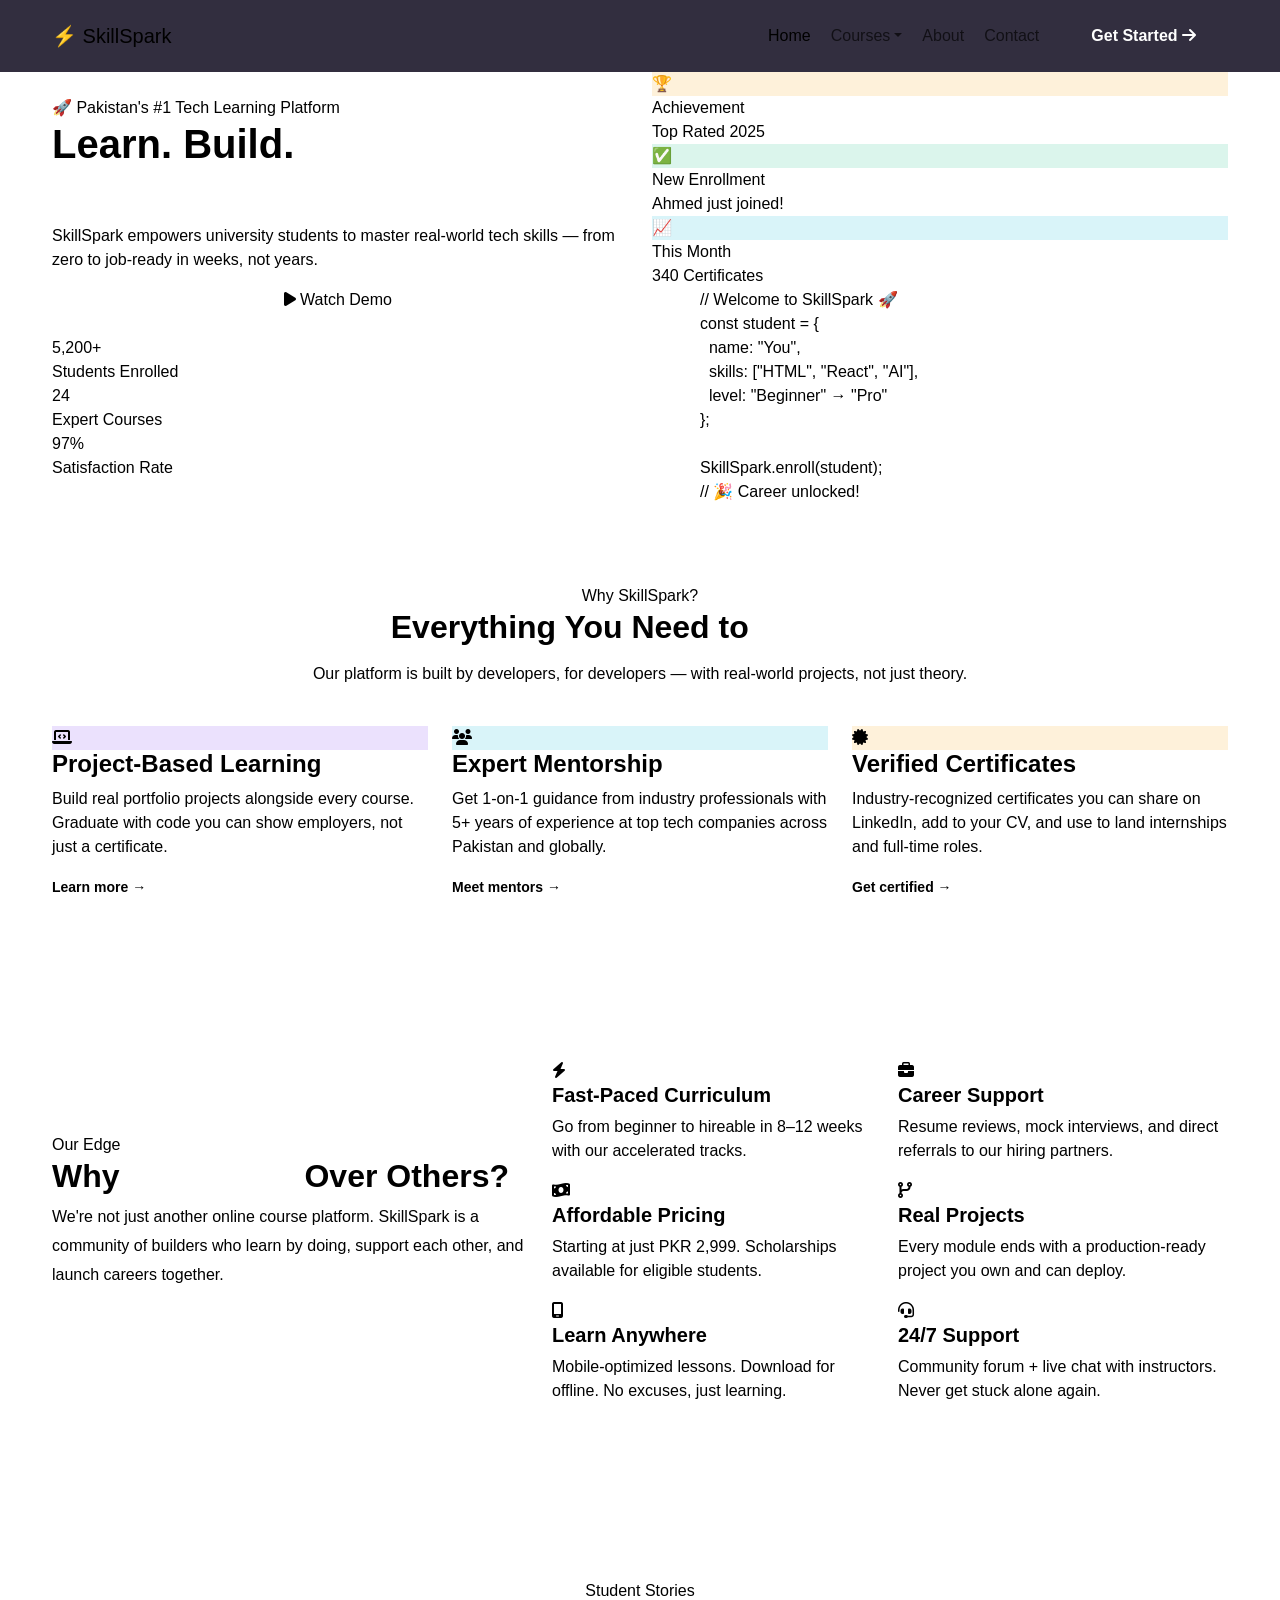
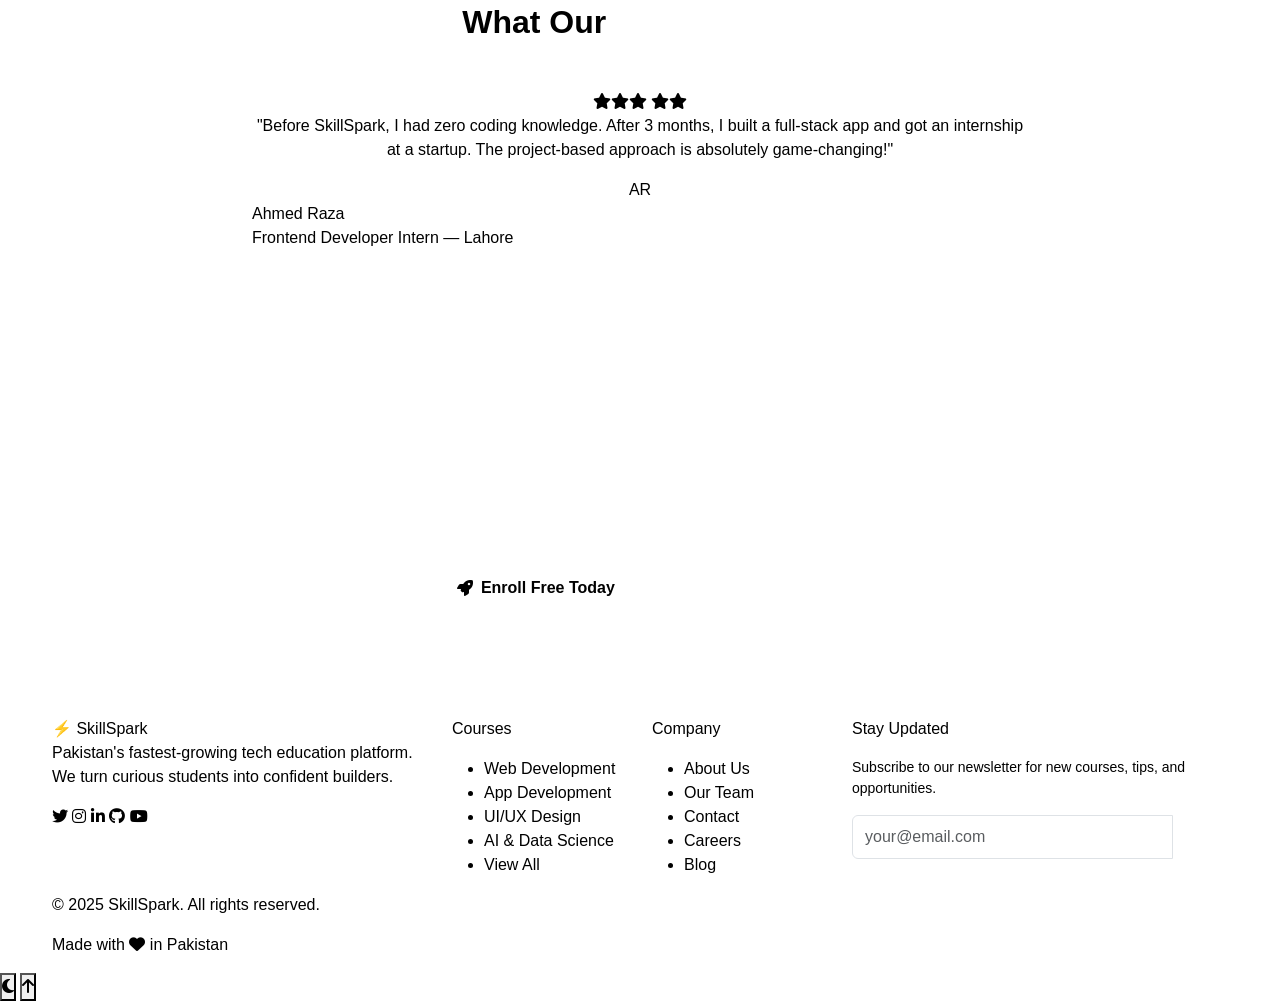
<file: SkillSpark/index.html>
<!DOCTYPE html>
<html lang="en">

<head>
  <meta charset="UTF-8" />
  <meta name="viewport" content="width=device-width, initial-scale=1.0" />
  <title>SkillSpark – Learn. Build. Launch.</title>
  <link rel="stylesheet" href="https://cdn.jsdelivr.net/npm/bootstrap@5.3.3/dist/css/bootstrap.min.css" />
  <link rel="stylesheet" href="https://cdnjs.cloudflare.com/ajax/libs/font-awesome/6.5.0/css/all.min.css" />
  <link rel="stylesheet" href="css/style.css" />
</head>
<body>

<!-- ══════════════════════ NAVBAR ══════════════════════ -->
<nav class="navbar navbar-expand-lg">
  <div class="container">
    <a class="navbar-brand" href="index.html">
      ⚡ SkillSpark
    </a>
    <button class="navbar-toggler" type="button" data-bs-toggle="collapse" data-bs-target="#navbarMain">
      <span class="navbar-toggler-icon"></span>
    </button>
    <div class="collapse navbar-collapse" id="navbarMain">
      <ul class="navbar-nav ms-auto align-items-lg-center gap-1">
        <li class="nav-item">
          <a class="nav-link active" href="index.html">Home</a>
        </li>
        <li class="nav-item dropdown">
          <a class="nav-link dropdown-toggle" href="#" data-bs-toggle="dropdown">Courses</a>
          <ul class="dropdown-menu">
            <li><a class="dropdown-item" href="courses.html"><i class="fa-brands fa-html5 me-2 text-warning"></i>Web Development</a></li>
            <li><a class="dropdown-item" href="courses.html"><i class="fa-brands fa-android me-2 text-success"></i>App Development</a></li>
            <li><a class="dropdown-item" href="courses.html"><i class="fa-solid fa-pen-ruler me-2" style="color:var(--secondary)"></i>UI/UX Design</a></li>
            <li><a class="dropdown-item" href="courses.html"><i class="fa-solid fa-robot me-2" style="color:var(--primary)"></i>AI & Data Science</a></li>
          </ul>
        </li>
        <li class="nav-item"><a class="nav-link" href="about.html">About</a></li>
        <li class="nav-item"><a class="nav-link" href="contact.html">Contact</a></li>
        <li class="nav-item ms-lg-2">
          <a href="register.html" class="btn-primary-custom">Get Started <i class="fa-solid fa-arrow-right"></i></a>
        </li>
      </ul>
    </div>
  </div>
</nav>

<!-- ══════════════════════ HERO ══════════════════════ -->
<section class="hero">
  <div class="container" style="position:relative;z-index:2;">
    <div class="row align-items-center gy-5">
      <div class="col-lg-6">
        <div class="section-badge" data-aos="fade-up">🚀 Pakistan's #1 Tech Learning Platform</div>
        <h1 class="hero-title" data-aos="fade-up" data-aos-delay="100">
          Learn. Build.<br/><span class="text-gradient">Launch.</span>
        </h1>
        <p class="hero-subtitle" data-aos="fade-up" data-aos-delay="200">
          SkillSpark empowers university students to master real-world tech skills — from zero to job-ready in weeks, not years.
        </p>
        <div class="d-flex flex-wrap gap-3" data-aos="fade-up" data-aos-delay="300">
          <a href="courses.html" class="btn-primary-custom">
            <i class="fa-solid fa-graduation-cap"></i> Explore Courses
          </a>
          <a href="about.html" class="btn-outline-custom">
            <i class="fa-solid fa-play"></i> Watch Demo
          </a>
        </div>
        <div class="hero-stats" data-aos="fade-up" data-aos-delay="400">
          <div>
            <div class="hero-stat-value">5,200+</div>
            <div class="hero-stat-label">Students Enrolled</div>
          </div>
          <div>
            <div class="hero-stat-value">24</div>
            <div class="hero-stat-label">Expert Courses</div>
          </div>
          <div>
            <div class="hero-stat-value">97%</div>
            <div class="hero-stat-label">Satisfaction Rate</div>
          </div>
        </div>
      </div>
      <div class="col-lg-6" data-aos="fade-left" data-aos-delay="200">
        <div class="hero-visual" style="position:relative; min-height:340px;">
          <!-- Floating cards -->
          <div class="hero-card-float">
            <div class="hero-card-icon" style="background:rgba(245,158,11,0.15);">🏆</div>
            <div>
              <div class="hero-card-label">Achievement</div>
              <div class="hero-card-value">Top Rated 2025</div>
            </div>
          </div>
          <div class="hero-card-float">
            <div class="hero-card-icon" style="background:rgba(16,185,129,0.15);">✅</div>
            <div>
              <div class="hero-card-label">New Enrollment</div>
              <div class="hero-card-value">Ahmed just joined!</div>
            </div>
          </div>
          <div class="hero-card-float">
            <div class="hero-card-icon" style="background:rgba(6,182,212,0.15);">📈</div>
            <div>
              <div class="hero-card-label">This Month</div>
              <div class="hero-card-value">340 Certificates</div>
            </div>
          </div>
          <!-- Code block -->
          <div class="hero-code-block mx-auto" style="max-width:480px; position:relative; z-index:2;">
            <div class="cmt">// Welcome to SkillSpark 🚀</div>
            <div><span class="kw">const</span> student = {</div>
            <div>&nbsp;&nbsp;name: <span class="str">"You"</span>,</div>
            <div>&nbsp;&nbsp;skills: [<span class="str">"HTML"</span>, <span class="str">"React"</span>, <span class="str">"AI"</span>],</div>
            <div>&nbsp;&nbsp;level: <span class="str">"Beginner"</span> → <span class="str">"Pro"</span></div>
            <div>};</div>
            <br/>
            <div><span class="fn">SkillSpark</span>.<span class="fn">enroll</span>(student);</div>
            <div><span class="cmt">// 🎉 Career unlocked!</span></div>
          </div>
        </div>
      </div>
    </div>
  </div>
</section>

<!-- ══════════════════════ FEATURES ══════════════════════ -->
<section class="section">
  <div class="container">
    <div class="text-center" data-aos="fade-up">
      <div class="section-badge">Why SkillSpark?</div>
      <h2 class="section-title">Everything You Need to <span class="text-gradient">Succeed</span></h2>
      <div class="divider"></div>
      <p class="section-subtitle mt-3">Our platform is built by developers, for developers — with real-world projects, not just theory.</p>
    </div>
    <div class="row g-4 mt-2">
      <div class="col-sm-12 col-md-6 col-lg-4" data-aos="fade-up" data-aos-delay="100">
        <div class="feature-card">
          <div class="feature-icon" style="background:rgba(124,58,237,0.15); color:var(--primary)">
            <i class="fa-solid fa-laptop-code"></i>
          </div>
          <h4>Project-Based Learning</h4>
          <p>Build real portfolio projects alongside every course. Graduate with code you can show employers, not just a certificate.</p>
          <a href="courses.html" style="color:var(--primary);font-size:0.875rem;font-weight:600;">Learn more →</a>
        </div>
      </div>
      <div class="col-sm-12 col-md-6 col-lg-4" data-aos="fade-up" data-aos-delay="200">
        <div class="feature-card">
          <div class="feature-icon" style="background:rgba(6,182,212,0.15); color:var(--secondary)">
            <i class="fa-solid fa-users"></i>
          </div>
          <h4>Expert Mentorship</h4>
          <p>Get 1-on-1 guidance from industry professionals with 5+ years of experience at top tech companies across Pakistan and globally.</p>
          <a href="about.html" style="color:var(--secondary);font-size:0.875rem;font-weight:600;">Meet mentors →</a>
        </div>
      </div>
      <div class="col-sm-12 col-md-6 col-lg-4" data-aos="fade-up" data-aos-delay="300">
        <div class="feature-card">
          <div class="feature-icon" style="background:rgba(245,158,11,0.15); color:var(--accent)">
            <i class="fa-solid fa-certificate"></i>
          </div>
          <h4>Verified Certificates</h4>
          <p>Industry-recognized certificates you can share on LinkedIn, add to your CV, and use to land internships and full-time roles.</p>
          <a href="register.html" style="color:var(--accent);font-size:0.875rem;font-weight:600;">Get certified →</a>
        </div>
      </div>
    </div>
  </div>
</section>

<!-- ══════════════════════ WHY CHOOSE US ══════════════════════ -->
<section class="section why-section">
  <div class="container">
    <div class="row align-items-center gy-5">
      <div class="col-lg-5" data-aos="fade-right">
        <div class="section-badge">Our Edge</div>
        <h2 class="section-title">Why <span class="text-gradient">Choose Us</span> Over Others?</h2>
        <p style="color:var(--text-muted); line-height:1.8; margin-bottom:2rem;">
          We're not just another online course platform. SkillSpark is a community of builders who learn by doing, support each other, and launch careers together.
        </p>
        <a href="register.html" class="btn-primary-custom">Join 5,200+ Students</a>
      </div>
      <div class="col-lg-7" data-aos="fade-left">
        <div class="row g-0">
          <div class="col-6">
            <div class="why-item pe-3">
              <div class="why-icon"><i class="fa-solid fa-bolt"></i></div>
              <div>
                <h5>Fast-Paced Curriculum</h5>
                <p>Go from beginner to hireable in 8–12 weeks with our accelerated tracks.</p>
              </div>
            </div>
            <div class="why-item pe-3">
              <div class="why-icon"><i class="fa-solid fa-money-bill-wave"></i></div>
              <div>
                <h5>Affordable Pricing</h5>
                <p>Starting at just PKR 2,999. Scholarships available for eligible students.</p>
              </div>
            </div>
            <div class="why-item pe-3">
              <div class="why-icon"><i class="fa-solid fa-mobile-screen"></i></div>
              <div>
                <h5>Learn Anywhere</h5>
                <p>Mobile-optimized lessons. Download for offline. No excuses, just learning.</p>
              </div>
            </div>
          </div>
          <div class="col-6">
            <div class="why-item ps-2">
              <div class="why-icon"><i class="fa-solid fa-briefcase"></i></div>
              <div>
                <h5>Career Support</h5>
                <p>Resume reviews, mock interviews, and direct referrals to our hiring partners.</p>
              </div>
            </div>
            <div class="why-item ps-2">
              <div class="why-icon"><i class="fa-solid fa-code-branch"></i></div>
              <div>
                <h5>Real Projects</h5>
                <p>Every module ends with a production-ready project you own and can deploy.</p>
              </div>
            </div>
            <div class="why-item ps-2">
              <div class="why-icon"><i class="fa-solid fa-headset"></i></div>
              <div>
                <h5>24/7 Support</h5>
                <p>Community forum + live chat with instructors. Never get stuck alone again.</p>
              </div>
            </div>
          </div>
        </div>
      </div>
    </div>
  </div>
</section>

<!-- ══════════════════════ TESTIMONIALS ══════════════════════ -->
<section class="section">
  <div class="container">
    <div class="text-center" data-aos="fade-up">
      <div class="section-badge">Student Stories</div>
      <h2 class="section-title">What Our <span class="text-gradient">Students Say</span></h2>
      <div class="divider"></div>
    </div>

    <div id="testimonialCarousel" class="carousel slide mt-5" data-bs-ride="carousel" data-aos="fade-up" data-aos-delay="200">
      <div class="carousel-indicators">
        <button type="button" data-bs-target="#testimonialCarousel" data-bs-slide-to="0" class="active"></button>
        <button type="button" data-bs-target="#testimonialCarousel" data-bs-slide-to="1"></button>
        <button type="button" data-bs-target="#testimonialCarousel" data-bs-slide-to="2"></button>
      </div>
      <div class="carousel-inner">
        <!-- Slide 1 -->
        <div class="carousel-item active">
          <div class="row justify-content-center">
            <div class="col-md-10 col-lg-8">
              <div class="testimonial-card text-center">
                <div class="testimonial-stars">
                  <i class="fa-solid fa-star"></i><i class="fa-solid fa-star"></i><i class="fa-solid fa-star"></i>
                  <i class="fa-solid fa-star"></i><i class="fa-solid fa-star"></i>
                </div>
                <p class="testimonial-text">
                  "Before SkillSpark, I had zero coding knowledge. After 3 months, I built a full-stack app and got an internship at a startup. The project-based approach is absolutely game-changing!"
                </p>
                <div class="testimonial-author justify-content-center">
                  <div class="testimonial-avatar-placeholder">AR</div>
                  <div class="text-start">
                    <div class="testimonial-name">Ahmed Raza</div>
                    <div class="testimonial-role">Frontend Developer Intern — Lahore</div>
                  </div>
                </div>
              </div>
            </div>
          </div>
        </div>
        <!-- Slide 2 -->
        <div class="carousel-item">
          <div class="row justify-content-center">
            <div class="col-md-10 col-lg-8">
              <div class="testimonial-card text-center">
                <div class="testimonial-stars">
                  <i class="fa-solid fa-star"></i><i class="fa-solid fa-star"></i><i class="fa-solid fa-star"></i>
                  <i class="fa-solid fa-star"></i><i class="fa-solid fa-star"></i>
                </div>
                <p class="testimonial-text">
                  "The UI/UX Design track transformed how I think about products. I went from engineering student to landing a full-time design role at a fintech company in just 4 months!"
                </p>
                <div class="testimonial-author justify-content-center">
                  <div class="testimonial-avatar-placeholder">SK</div>
                  <div class="text-start">
                    <div class="testimonial-name">Sara Khan</div>
                    <div class="testimonial-role">UX Designer — Karachi</div>
                  </div>
                </div>
              </div>
            </div>
          </div>
        </div>
        <!-- Slide 3 -->
        <div class="carousel-item">
          <div class="row justify-content-center">
            <div class="col-md-10 col-lg-8">
              <div class="testimonial-card text-center">
                <div class="testimonial-stars">
                  <i class="fa-solid fa-star"></i><i class="fa-solid fa-star"></i><i class="fa-solid fa-star"></i>
                  <i class="fa-solid fa-star"></i><i class="fa-solid fa-star-half-stroke"></i>
                </div>
                <p class="testimonial-text">
                  "I took the AI & Data Science course while completing my CS degree. The instructors were incredibly supportive and the curriculum was modern, relevant, and deeply practical."
                </p>
                <div class="testimonial-author justify-content-center">
                  <div class="testimonial-avatar-placeholder">OM</div>
                  <div class="text-start">
                    <div class="testimonial-name">Omar Malik</div>
                    <div class="testimonial-role">Data Science Student — Islamabad</div>
                  </div>
                </div>
              </div>
            </div>
          </div>
        </div>
      </div>
      <button class="carousel-control-prev" type="button" data-bs-target="#testimonialCarousel" data-bs-slide="prev" style="left:-2rem;">
        <span style="background:var(--card-bg);border:1px solid var(--border);border-radius:50%;width:40px;height:40px;display:flex;align-items:center;justify-content:center;color:var(--text);">
          <i class="fa-solid fa-chevron-left"></i>
        </span>
      </button>
      <button class="carousel-control-next" type="button" data-bs-target="#testimonialCarousel" data-bs-slide="next" style="right:-2rem;">
        <span style="background:var(--card-bg);border:1px solid var(--border);border-radius:50%;width:40px;height:40px;display:flex;align-items:center;justify-content:center;color:var(--text);">
          <i class="fa-solid fa-chevron-right"></i>
        </span>
      </button>
    </div>
  </div>
</section>

<!-- ══════════════════════ CTA BANNER ══════════════════════ -->
<section class="section" style="padding:3rem 0;">
  <div class="container" data-aos="zoom-in">
    <div style="background:var(--gradient-1);border-radius:var(--radius);padding:3.5rem 2rem;text-align:center;position:relative;overflow:hidden;">
      <div style="position:absolute;top:-30%;right:-5%;width:300px;height:300px;background:rgba(255,255,255,0.1);border-radius:50%;"></div>
      <div style="position:absolute;bottom:-30%;left:-5%;width:200px;height:200px;background:rgba(255,255,255,0.05);border-radius:50%;"></div>
      <h2 style="font-size:clamp(1.8rem,4vw,2.8rem);color:#fff;margin-bottom:1rem;position:relative;z-index:2;">
        Ready to Spark Your Career?
      </h2>
      <p style="color:rgba(255,255,255,0.85);font-size:1.1rem;margin-bottom:2rem;position:relative;z-index:2;">
        Join thousands of students who launched their tech careers with SkillSpark.
      </p>
      <div style="position:relative;z-index:2;" class="d-flex gap-3 justify-content-center flex-wrap">
        <a href="register.html" style="background:#fff;color:var(--primary);padding:0.8rem 2rem;border-radius:50px;font-family:'Syne',sans-serif;font-weight:700;display:inline-flex;align-items:center;gap:0.5rem;transition:all 0.3s;">
          <i class="fa-solid fa-rocket"></i> Enroll Free Today
        </a>
        <a href="courses.html" style="background:rgba(255,255,255,0.15);color:#fff;border:1.5px solid rgba(255,255,255,0.4);padding:0.8rem 2rem;border-radius:50px;font-family:'Syne',sans-serif;font-weight:600;display:inline-flex;align-items:center;gap:0.5rem;">
          Browse Courses
        </a>
      </div>
    </div>
  </div>
</section>

<!-- ══════════════════════ FOOTER ══════════════════════ -->
<footer>
  <div class="container">
    <div class="row gy-4">
      <div class="col-sm-12 col-md-6 col-lg-4">
        <div class="footer-brand">⚡ SkillSpark</div>
        <p class="footer-tagline">Pakistan's fastest-growing tech education platform. We turn curious students into confident builders.</p>
        <div class="social-links">
          <a href="#" class="social-btn"><i class="fab fa-twitter"></i></a>
          <a href="#" class="social-btn"><i class="fab fa-instagram"></i></a>
          <a href="#" class="social-btn"><i class="fab fa-linkedin-in"></i></a>
          <a href="#" class="social-btn"><i class="fab fa-github"></i></a>
          <a href="#" class="social-btn"><i class="fab fa-youtube"></i></a>
        </div>
      </div>
      <div class="col-sm-6 col-md-3 col-lg-2">
        <p class="footer-title">Courses</p>
        <ul class="footer-links">
          <li><a href="courses.html">Web Development</a></li>
          <li><a href="courses.html">App Development</a></li>
          <li><a href="courses.html">UI/UX Design</a></li>
          <li><a href="courses.html">AI & Data Science</a></li>
          <li><a href="courses.html">View All</a></li>
        </ul>
      </div>
      <div class="col-sm-6 col-md-3 col-lg-2">
        <p class="footer-title">Company</p>
        <ul class="footer-links">
          <li><a href="about.html">About Us</a></li>
          <li><a href="about.html">Our Team</a></li>
          <li><a href="contact.html">Contact</a></li>
          <li><a href="#">Careers</a></li>
          <li><a href="#">Blog</a></li>
        </ul>
      </div>
      <div class="col-sm-6 col-md-4 col-lg-4">
        <p class="footer-title">Stay Updated</p>
        <p style="color:var(--text-muted);font-size:0.875rem;margin-bottom:1rem;">Subscribe to our newsletter for new courses, tips, and opportunities.</p>
        <div class="input-group">
          <input type="email" class="form-control" placeholder="your@email.com" />
          <button class="btn-primary-custom" type="button" style="border-radius:0 50px 50px 0;padding:0.6rem 1.25rem;">
            <i class="fa-solid fa-paper-plane"></i>
          </button>
        </div>
      </div>
    </div>
    <div class="footer-bottom">
      <p>© 2025 SkillSpark. All rights reserved.</p>
      <p>Made with <i class="fa-solid fa-heart" style="color:var(--primary);"></i> in Pakistan</p>
    </div>
  </div>
</footer>

<!-- Dark Mode Toggle -->
<button class="dark-mode-toggle" id="darkModeToggle" title="Toggle theme">
  <i class="fa-solid fa-moon" id="darkModeIcon"></i>
</button>

<!-- Scroll to Top -->
<button class="scroll-top" id="scrollTop" onclick="window.scrollTo({top:0,behavior:'smooth'})">
  <i class="fa-solid fa-arrow-up"></i>
</button>

<script src="https://cdn.jsdelivr.net/npm/bootstrap@5.3.3/dist/js/bootstrap.bundle.min.js"></script>
<script>
// AOS-like scroll animation
const observer = new IntersectionObserver((entries) => {
  entries.forEach(e => { if (e.isIntersecting) e.target.classList.add('aos-animate'); });
}, { threshold: 0.1 });
document.querySelectorAll('[data-aos]').forEach(el => observer.observe(el));

// Scroll to top visibility
window.addEventListener('scroll', () => {
  const btn = document.getElementById('scrollTop');
  btn.classList.toggle('visible', window.scrollY > 300);
});

// Dark mode toggle
const toggle = document.getElementById('darkModeToggle');
const icon   = document.getElementById('darkModeIcon');
let isLight  = localStorage.getItem('theme') === 'light';

function applyTheme() {
  document.body.classList.toggle('light-mode', isLight);
  icon.className = isLight ? 'fa-solid fa-sun' : 'fa-solid fa-moon';
}
applyTheme();

toggle.addEventListener('click', () => {
  isLight = !isLight;
  localStorage.setItem('theme', isLight ? 'light' : 'dark');
  applyTheme();
});
</script>
</body>
</html>
</file>
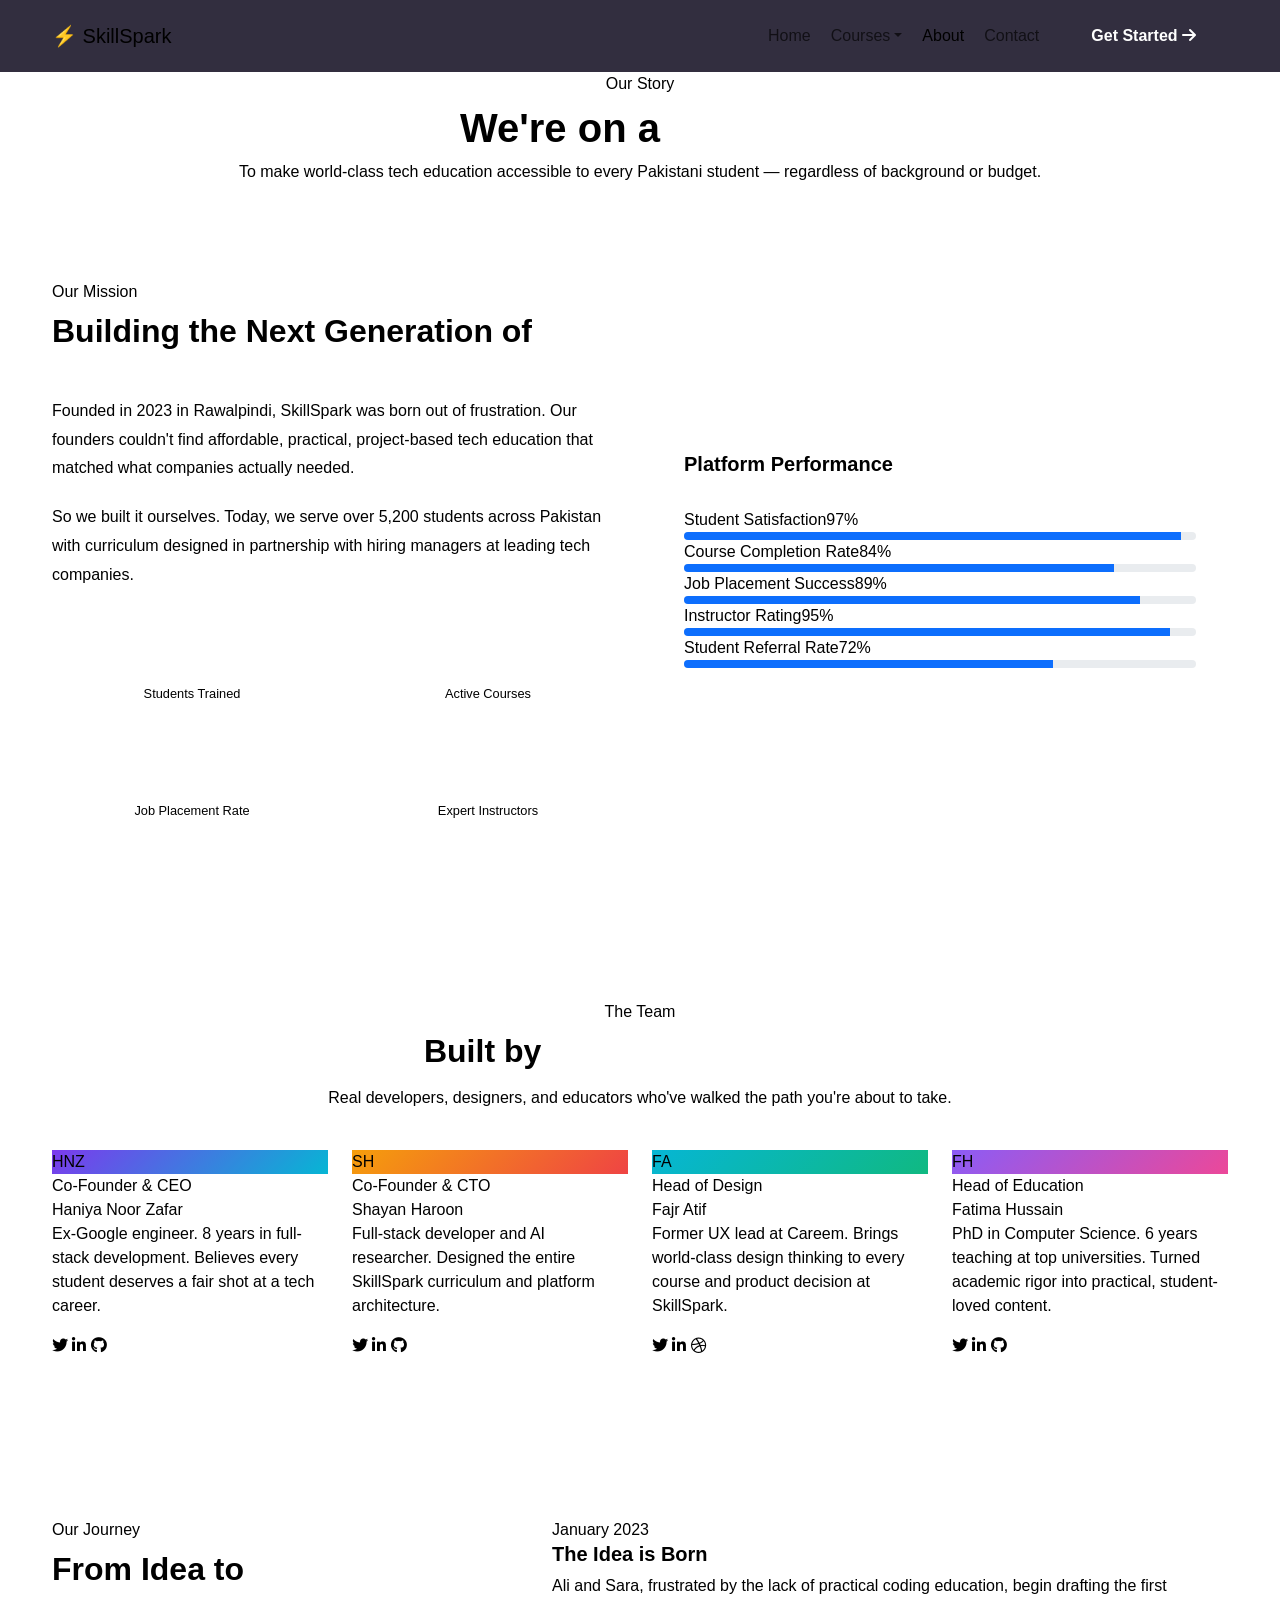
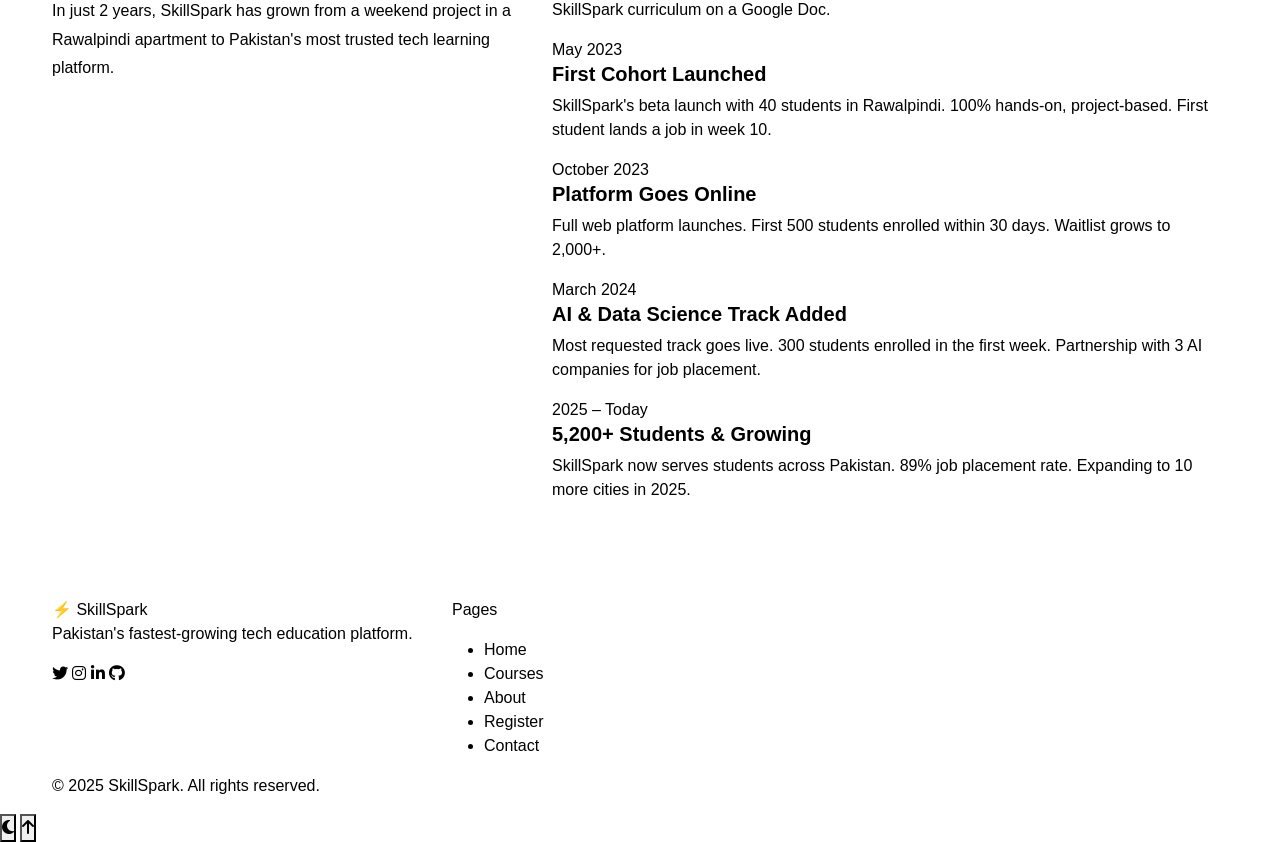
<file: SkillSpark/about.html>
<!DOCTYPE html>
<html lang="en">
<head>
  <meta charset="UTF-8" />
  <meta name="viewport" content="width=device-width, initial-scale=1.0" />
  <title>About Us – SkillSpark</title>
  <link rel="stylesheet" href="https://cdn.jsdelivr.net/npm/bootstrap@5.3.3/dist/css/bootstrap.min.css" />
  <link rel="stylesheet" href="https://cdnjs.cloudflare.com/ajax/libs/font-awesome/6.5.0/css/all.min.css" />
  <link rel="stylesheet" href="css/style.css" />
</head>
<body>

<!-- NAVBAR -->
<nav class="navbar navbar-expand-lg">
  <div class="container">
    <a class="navbar-brand" href="index.html">⚡ SkillSpark</a>
    <button class="navbar-toggler" type="button" data-bs-toggle="collapse" data-bs-target="#navbarMain">
      <span class="navbar-toggler-icon"></span>
    </button>
    <div class="collapse navbar-collapse" id="navbarMain">
      <ul class="navbar-nav ms-auto align-items-lg-center gap-1">
        <li class="nav-item"><a class="nav-link" href="index.html">Home</a></li>
        <li class="nav-item dropdown">
          <a class="nav-link dropdown-toggle" href="#" data-bs-toggle="dropdown">Courses</a>
          <ul class="dropdown-menu">
            <li><a class="dropdown-item" href="courses.html"><i class="fa-brands fa-html5 me-2 text-warning"></i>Web Development</a></li>
            <li><a class="dropdown-item" href="courses.html"><i class="fa-brands fa-android me-2 text-success"></i>App Development</a></li>
            <li><a class="dropdown-item" href="courses.html"><i class="fa-solid fa-pen-ruler me-2" style="color:var(--secondary)"></i>UI/UX Design</a></li>
            <li><a class="dropdown-item" href="courses.html"><i class="fa-solid fa-robot me-2" style="color:var(--primary)"></i>AI & Data Science</a></li>
          </ul>
        </li>
        <li class="nav-item"><a class="nav-link active" href="about.html">About</a></li>
        <li class="nav-item"><a class="nav-link" href="contact.html">Contact</a></li>
        <li class="nav-item ms-lg-2">
          <a href="register.html" class="btn-primary-custom">Get Started <i class="fa-solid fa-arrow-right"></i></a>
        </li>
      </ul>
    </div>
  </div>
</nav>

<!-- PAGE HEADER -->
<section class="page-header">
  <div class="container text-center">
    <div class="section-badge">Our Story</div>
    <h1 class="section-title mt-2">We're on a <span class="text-gradient">Mission</span></h1>
    <p class="section-subtitle">To make world-class tech education accessible to every Pakistani student — regardless of background or budget.</p>
  </div>
</section>

<!-- MISSION SECTION -->
<section class="section">
  <div class="container">
    <div class="row align-items-center gy-5">
      <div class="col-lg-6" data-aos="fade-right">
        <div class="section-badge">Our Mission</div>
        <h2 class="section-title mt-2">Building the Next Generation of <span class="text-gradient">Tech Leaders</span></h2>
        <p style="color:var(--text-muted);line-height:1.8;margin-bottom:1.25rem;">
          Founded in 2023 in Rawalpindi, SkillSpark was born out of frustration. Our founders couldn't find affordable, practical, project-based tech education that matched what companies actually needed.
        </p>
        <p style="color:var(--text-muted);line-height:1.8;margin-bottom:2rem;">
          So we built it ourselves. Today, we serve over 5,200 students across Pakistan with curriculum designed in partnership with hiring managers at leading tech companies.
        </p>
        <div class="row g-3">
          <div class="col-6">
            <div style="background:var(--card-bg);border:1px solid var(--border);border-radius:var(--radius-sm);padding:1.25rem;text-align:center;">
              <div style="font-family:'Syne',sans-serif;font-size:1.75rem;font-weight:800;background:var(--gradient-1);-webkit-background-clip:text;-webkit-text-fill-color:transparent;background-clip:text;">5,200+</div>
              <div style="font-size:0.8rem;color:var(--text-muted);">Students Trained</div>
            </div>
          </div>
          <div class="col-6">
            <div style="background:var(--card-bg);border:1px solid var(--border);border-radius:var(--radius-sm);padding:1.25rem;text-align:center;">
              <div style="font-family:'Syne',sans-serif;font-size:1.75rem;font-weight:800;background:var(--gradient-1);-webkit-background-clip:text;-webkit-text-fill-color:transparent;background-clip:text;">24</div>
              <div style="font-size:0.8rem;color:var(--text-muted);">Active Courses</div>
            </div>
          </div>
          <div class="col-6">
            <div style="background:var(--card-bg);border:1px solid var(--border);border-radius:var(--radius-sm);padding:1.25rem;text-align:center;">
              <div style="font-family:'Syne',sans-serif;font-size:1.75rem;font-weight:800;background:var(--gradient-1);-webkit-background-clip:text;-webkit-text-fill-color:transparent;background-clip:text;">89%</div>
              <div style="font-size:0.8rem;color:var(--text-muted);">Job Placement Rate</div>
            </div>
          </div>
          <div class="col-6">
            <div style="background:var(--card-bg);border:1px solid var(--border);border-radius:var(--radius-sm);padding:1.25rem;text-align:center;">
              <div style="font-family:'Syne',sans-serif;font-size:1.75rem;font-weight:800;background:var(--gradient-1);-webkit-background-clip:text;-webkit-text-fill-color:transparent;background-clip:text;">12</div>
              <div style="font-size:0.8rem;color:var(--text-muted);">Expert Instructors</div>
            </div>
          </div>
        </div>
      </div>
      <div class="col-lg-6" data-aos="fade-left">
        <!-- Progress Bars -->
        <div style="background:var(--card-bg);border:1px solid var(--border);border-radius:var(--radius);padding:2rem;">
          <h5 style="font-family:'Syne',sans-serif;font-weight:700;margin-bottom:2rem;">Platform Performance</h5>
          <div class="progress-item">
            <div class="progress-header"><span>Student Satisfaction</span><span>97%</span></div>
            <div class="progress" style="height:8px;">
              <div class="progress-bar" role="progressbar" style="width:0%" data-width="97%" aria-valuenow="97" aria-valuemin="0" aria-valuemax="100"></div>
            </div>
          </div>
          <div class="progress-item">
            <div class="progress-header"><span>Course Completion Rate</span><span>84%</span></div>
            <div class="progress" style="height:8px;">
              <div class="progress-bar" role="progressbar" style="width:0%" data-width="84%" aria-valuenow="84" aria-valuemin="0" aria-valuemax="100"></div>
            </div>
          </div>
          <div class="progress-item">
            <div class="progress-header"><span>Job Placement Success</span><span>89%</span></div>
            <div class="progress" style="height:8px;">
              <div class="progress-bar" role="progressbar" style="width:0%" data-width="89%" aria-valuenow="89" aria-valuemin="0" aria-valuemax="100"></div>
            </div>
          </div>
          <div class="progress-item">
            <div class="progress-header"><span>Instructor Rating</span><span>95%</span></div>
            <div class="progress" style="height:8px;">
              <div class="progress-bar" role="progressbar" style="width:0%" data-width="95%" aria-valuenow="95" aria-valuemin="0" aria-valuemax="100"></div>
            </div>
          </div>
          <div class="progress-item">
            <div class="progress-header"><span>Student Referral Rate</span><span>72%</span></div>
            <div class="progress" style="height:8px;">
              <div class="progress-bar" role="progressbar" style="width:0%" data-width="72%" aria-valuenow="72" aria-valuemin="0" aria-valuemax="100"></div>
            </div>
          </div>
        </div>
      </div>
    </div>
  </div>
</section>

<!-- TEAM -->
<section class="section" style="background:linear-gradient(135deg,var(--dark-2),var(--dark-3));border-top:1px solid var(--border);border-bottom:1px solid var(--border);">
  <div class="container">
    <div class="text-center" data-aos="fade-up">
      <div class="section-badge">The Team</div>
      <h2 class="section-title mt-2">Built by <span class="text-gradient">Passionate Builders</span></h2>
      <div class="divider"></div>
      <p class="section-subtitle mt-3">Real developers, designers, and educators who've walked the path you're about to take.</p>
    </div>
    <div class="row g-4 mt-2">
      <div class="col-sm-6 col-md-6 col-lg-3" data-aos="fade-up" data-aos-delay="100">
        <div class="team-card">
          <div class="team-avatar" style="background:linear-gradient(135deg,#7C3AED,#06B6D4);">HNZ</div>
          <div class="team-role">Co-Founder & CEO</div>
          <div class="team-name">Haniya Noor Zafar</div>
          <p class="team-bio">Ex-Google engineer. 8 years in full-stack development. Believes every student deserves a fair shot at a tech career.</p>
          <div class="team-socials">
            <a href="#" class="team-social-btn"><i class="fab fa-twitter"></i></a>
            <a href="#" class="team-social-btn"><i class="fab fa-linkedin-in"></i></a>
            <a href="#" class="team-social-btn"><i class="fab fa-github"></i></a>
          </div>
        </div>
      </div>
      <div class="col-sm-6 col-md-6 col-lg-3" data-aos="fade-up" data-aos-delay="200">
        <div class="team-card">
          <div class="team-avatar" style="background:linear-gradient(135deg,#F59E0B,#EF4444);">SH</div>
          <div class="team-role">Co-Founder & CTO</div>
          <div class="team-name">Shayan Haroon</div>
          <p class="team-bio">Full-stack developer and AI researcher. Designed the entire SkillSpark curriculum and platform architecture.</p>
          <div class="team-socials">
            <a href="#" class="team-social-btn"><i class="fab fa-twitter"></i></a>
            <a href="#" class="team-social-btn"><i class="fab fa-linkedin-in"></i></a>
            <a href="#" class="team-social-btn"><i class="fab fa-github"></i></a>
          </div>
        </div>
      </div>
      <div class="col-sm-6 col-md-6 col-lg-3" data-aos="fade-up" data-aos-delay="300">
        <div class="team-card">
          <div class="team-avatar" style="background:linear-gradient(135deg,#06B6D4,#10B981);">FA</div>
          <div class="team-role">Head of Design</div>
          <div class="team-name">Fajr Atif</div>
          <p class="team-bio">Former UX lead at Careem. Brings world-class design thinking to every course and product decision at SkillSpark.</p>
          <div class="team-socials">
            <a href="#" class="team-social-btn"><i class="fab fa-twitter"></i></a>
            <a href="#" class="team-social-btn"><i class="fab fa-linkedin-in"></i></a>
            <a href="#" class="team-social-btn"><i class="fab fa-dribbble"></i></a>
          </div>
        </div>
      </div>
      <div class="col-sm-6 col-md-6 col-lg-3" data-aos="fade-up" data-aos-delay="400">
        <div class="team-card">
          <div class="team-avatar" style="background:linear-gradient(135deg,#8B5CF6,#EC4899);">FH</div>
          <div class="team-role">Head of Education</div>
          <div class="team-name">Fatima Hussain</div>
          <p class="team-bio">PhD in Computer Science. 6 years teaching at top universities. Turned academic rigor into practical, student-loved content.</p>
          <div class="team-socials">
            <a href="#" class="team-social-btn"><i class="fab fa-twitter"></i></a>
            <a href="#" class="team-social-btn"><i class="fab fa-linkedin-in"></i></a>
            <a href="#" class="team-social-btn"><i class="fab fa-github"></i></a>
          </div>
        </div>
      </div>
    </div>
  </div>
</section>

<!-- TIMELINE / MILESTONES -->
<section class="section">
  <div class="container">
    <div class="row">
      <div class="col-lg-5 mb-4 mb-lg-0" data-aos="fade-right">
        <div class="section-badge">Our Journey</div>
        <h2 class="section-title mt-2">From Idea to <span class="text-gradient">Impact</span></h2>
        <p style="color:var(--text-muted);line-height:1.8;">
          In just 2 years, SkillSpark has grown from a weekend project in a Rawalpindi apartment to Pakistan's most trusted tech learning platform.
        </p>
      </div>
      <div class="col-lg-7" data-aos="fade-left">
        <div class="timeline">
          <div class="timeline-item">
            <div class="timeline-dot"></div>
            <div class="timeline-year">January 2023</div>
            <h5>The Idea is Born</h5>
            <p>Ali and Sara, frustrated by the lack of practical coding education, begin drafting the first SkillSpark curriculum on a Google Doc.</p>
          </div>
          <div class="timeline-item">
            <div class="timeline-dot"></div>
            <div class="timeline-year">May 2023</div>
            <h5>First Cohort Launched</h5>
            <p>SkillSpark's beta launch with 40 students in Rawalpindi. 100% hands-on, project-based. First student lands a job in week 10.</p>
          </div>
          <div class="timeline-item">
            <div class="timeline-dot"></div>
            <div class="timeline-year">October 2023</div>
            <h5>Platform Goes Online</h5>
            <p>Full web platform launches. First 500 students enrolled within 30 days. Waitlist grows to 2,000+.</p>
          </div>
          <div class="timeline-item">
            <div class="timeline-dot"></div>
            <div class="timeline-year">March 2024</div>
            <h5>AI & Data Science Track Added</h5>
            <p>Most requested track goes live. 300 students enrolled in the first week. Partnership with 3 AI companies for job placement.</p>
          </div>
          <div class="timeline-item">
            <div class="timeline-dot"></div>
            <div class="timeline-year">2025 – Today</div>
            <h5>5,200+ Students & Growing</h5>
            <p>SkillSpark now serves students across Pakistan. 89% job placement rate. Expanding to 10 more cities in 2025.</p>
          </div>
        </div>
      </div>
    </div>
  </div>
</section>

<!-- FOOTER -->
<footer>
  <div class="container">
    <div class="row gy-4">
      <div class="col-sm-12 col-md-6 col-lg-4">
        <div class="footer-brand">⚡ SkillSpark</div>
        <p class="footer-tagline">Pakistan's fastest-growing tech education platform.</p>
        <div class="social-links">
          <a href="#" class="social-btn"><i class="fab fa-twitter"></i></a>
          <a href="#" class="social-btn"><i class="fab fa-instagram"></i></a>
          <a href="#" class="social-btn"><i class="fab fa-linkedin-in"></i></a>
          <a href="#" class="social-btn"><i class="fab fa-github"></i></a>
        </div>
      </div>
      <div class="col-sm-6 col-md-3 col-lg-2">
        <p class="footer-title">Pages</p>
        <ul class="footer-links">
          <li><a href="index.html">Home</a></li>
          <li><a href="courses.html">Courses</a></li>
          <li><a href="about.html">About</a></li>
          <li><a href="register.html">Register</a></li>
          <li><a href="contact.html">Contact</a></li>
        </ul>
      </div>
    </div>
    <div class="footer-bottom">
      <p>© 2025 SkillSpark. All rights reserved.</p>
    </div>
  </div>
</footer>

<button class="dark-mode-toggle" id="darkModeToggle"><i class="fa-solid fa-moon" id="darkModeIcon"></i></button>
<button class="scroll-top" id="scrollTop" onclick="window.scrollTo({top:0,behavior:'smooth'})"><i class="fa-solid fa-arrow-up"></i></button>

<script src="https://cdn.jsdelivr.net/npm/bootstrap@5.3.3/dist/js/bootstrap.bundle.min.js"></script>
<script>
// AOS
const observer = new IntersectionObserver(e => e.forEach(x => { if (x.isIntersecting) x.target.classList.add('aos-animate'); }), { threshold: 0.1 });
document.querySelectorAll('[data-aos]').forEach(el => observer.observe(el));

// Progress bars animate on scroll
const barObserver = new IntersectionObserver((entries) => {
  entries.forEach(entry => {
    if (entry.isIntersecting) {
      entry.target.querySelectorAll('.progress-bar').forEach(bar => {
        const target = bar.getAttribute('data-width');
        setTimeout(() => { bar.style.width = target; }, 200);
      });
    }
  });
}, { threshold: 0.3 });
document.querySelectorAll('.progress').forEach(p => barObserver.observe(p.closest('.progress-item') || p.closest('.col-lg-6') || p));
// Also trigger on container
const container = document.querySelector('[data-aos="fade-left"] .card, [data-aos="fade-left"] div');
document.querySelectorAll('.progress-bar[data-width]').forEach(bar => {
  const io = new IntersectionObserver(entries => {
    entries.forEach(e => { if (e.isIntersecting) { setTimeout(() => bar.style.width = bar.dataset.width, 300); io.unobserve(e.target); }});
  }, { threshold: 0.5 });
  io.observe(bar);
});

// Scroll top
window.addEventListener('scroll', () => document.getElementById('scrollTop').classList.toggle('visible', window.scrollY > 300));

// Dark mode
const toggle = document.getElementById('darkModeToggle');
const icon   = document.getElementById('darkModeIcon');
let isLight  = localStorage.getItem('theme') === 'light';
function applyTheme() { document.body.classList.toggle('light-mode', isLight); icon.className = isLight ? 'fa-solid fa-sun' : 'fa-solid fa-moon'; }
applyTheme();
toggle.addEventListener('click', () => { isLight = !isLight; localStorage.setItem('theme', isLight ? 'light' : 'dark'); applyTheme(); });
</script>
</body>
</html>
</file>
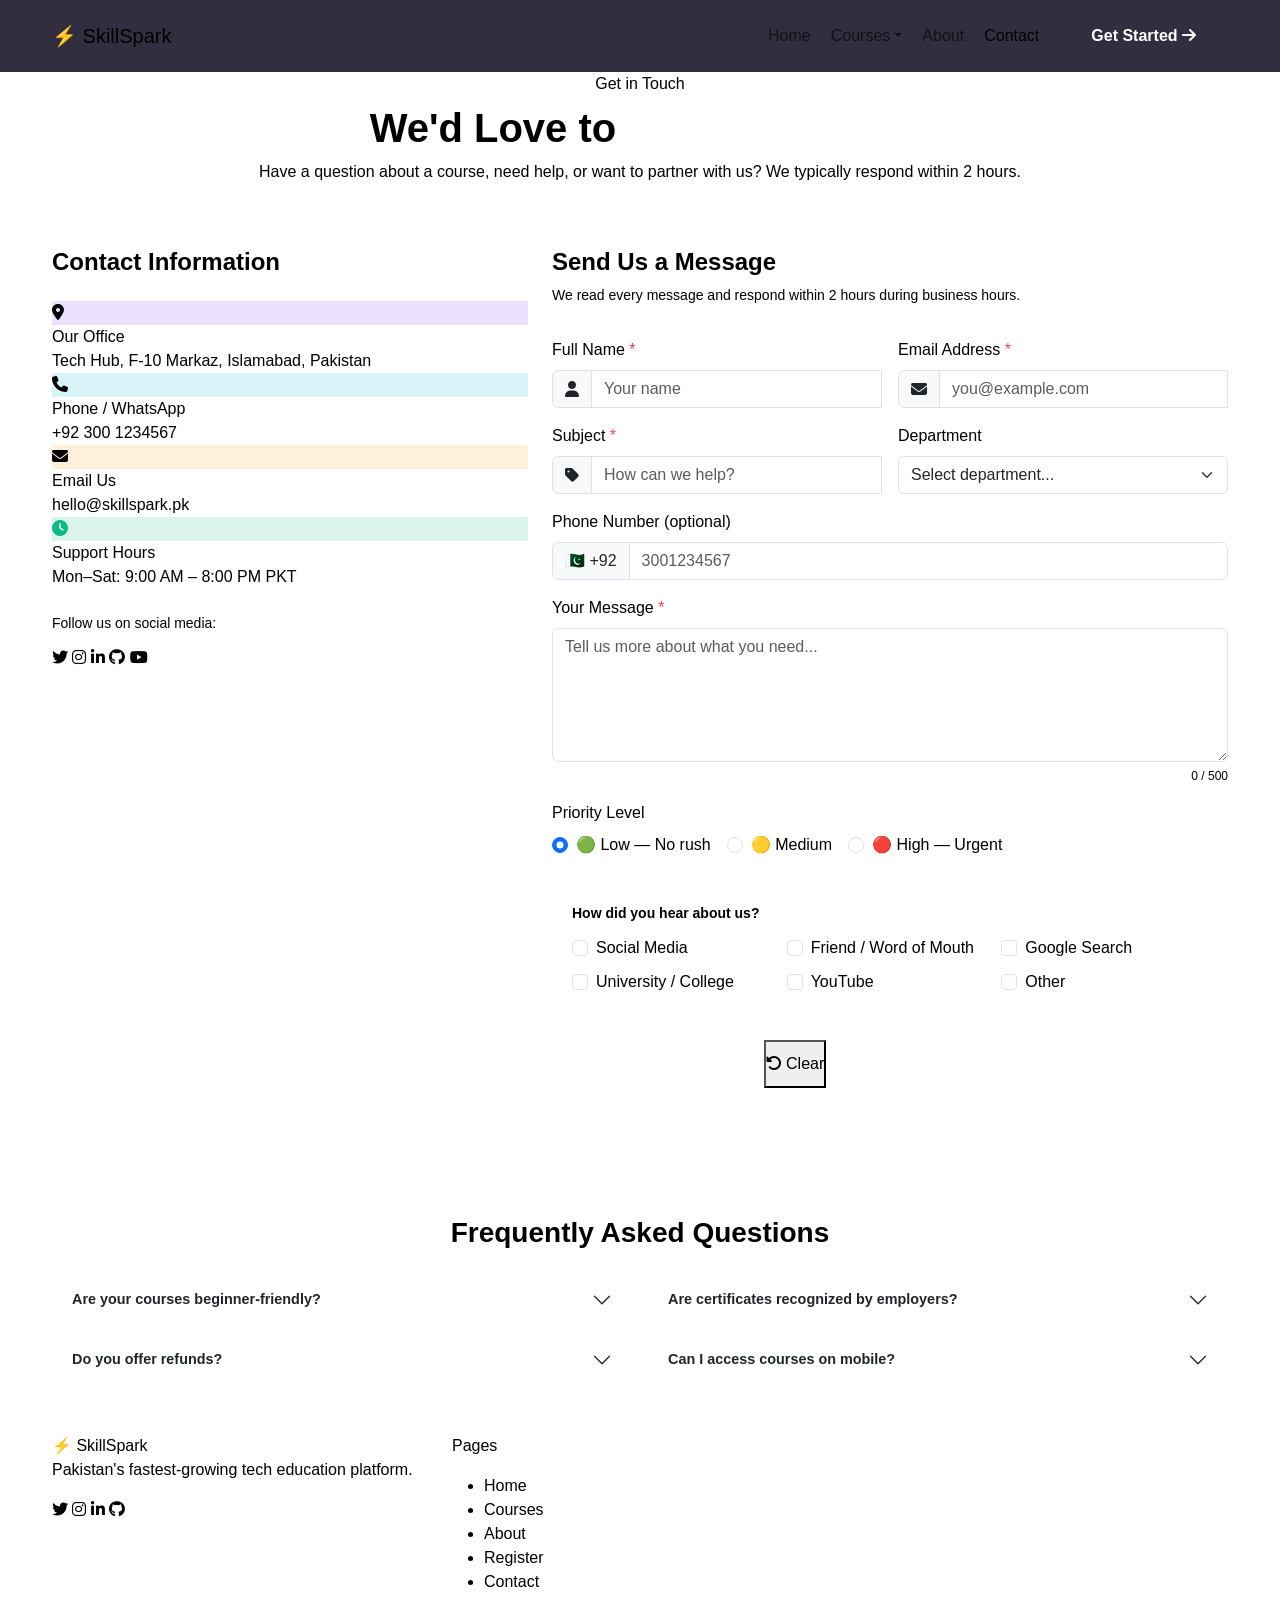
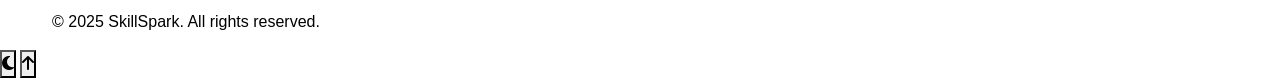
<file: SkillSpark/contact.html>
<!DOCTYPE html>
<html lang="en">
<head>
  <meta charset="UTF-8" />
  <meta name="viewport" content="width=device-width, initial-scale=1.0" />
  <title>Contact – SkillSpark</title>
  <link rel="stylesheet" href="https://cdn.jsdelivr.net/npm/bootstrap@5.3.3/dist/css/bootstrap.min.css" />
  <link rel="stylesheet" href="https://cdnjs.cloudflare.com/ajax/libs/font-awesome/6.5.0/css/all.min.css" />
  <link rel="stylesheet" href="css/style.css" />
</head>
<body>

<!-- NAVBAR -->
<nav class="navbar navbar-expand-lg">
  <div class="container">
    <a class="navbar-brand" href="index.html">⚡ SkillSpark</a>
    <button class="navbar-toggler" type="button" data-bs-toggle="collapse" data-bs-target="#navbarMain">
      <span class="navbar-toggler-icon"></span>
    </button>
    <div class="collapse navbar-collapse" id="navbarMain">
      <ul class="navbar-nav ms-auto align-items-lg-center gap-1">
        <li class="nav-item"><a class="nav-link" href="index.html">Home</a></li>
        <li class="nav-item dropdown">
          <a class="nav-link dropdown-toggle" href="#" data-bs-toggle="dropdown">Courses</a>
          <ul class="dropdown-menu">
            <li><a class="dropdown-item" href="courses.html"><i class="fa-brands fa-html5 me-2 text-warning"></i>Web Development</a></li>
            <li><a class="dropdown-item" href="courses.html"><i class="fa-brands fa-android me-2 text-success"></i>App Development</a></li>
            <li><a class="dropdown-item" href="courses.html"><i class="fa-solid fa-pen-ruler me-2" style="color:var(--secondary)"></i>UI/UX Design</a></li>
            <li><a class="dropdown-item" href="courses.html"><i class="fa-solid fa-robot me-2" style="color:var(--primary)"></i>AI & Data Science</a></li>
          </ul>
        </li>
        <li class="nav-item"><a class="nav-link" href="about.html">About</a></li>
        <li class="nav-item"><a class="nav-link active" href="contact.html">Contact</a></li>
        <li class="nav-item ms-lg-2">
          <a href="register.html" class="btn-primary-custom">Get Started <i class="fa-solid fa-arrow-right"></i></a>
        </li>
      </ul>
    </div>
  </div>
</nav>

<!-- PAGE HEADER -->
<section class="page-header">
  <div class="container text-center">
    <div class="section-badge">Get in Touch</div>
    <h1 class="section-title mt-2">We'd Love to <span class="text-gradient">Hear From You</span></h1>
    <p class="section-subtitle">Have a question about a course, need help, or want to partner with us? We typically respond within 2 hours.</p>
  </div>
</section>

<!-- CONTACT SECTION -->
<section class="section" style="padding-top:3rem;">
  <div class="container">

    <!-- Success Alert -->
    <div class="alert-custom mb-4" id="contactSuccess" style="display:none;">
      <i class="fa-solid fa-circle-check fa-lg"></i>
      <div>
        <strong>Message sent successfully!</strong> We'll get back to you within 2 business hours. 🙌
      </div>
    </div>

    <div class="row g-4">

      <!-- Contact Info + Map -->
      <div class="col-lg-5" data-aos="fade-right">
        <h4 style="font-family:'Syne',sans-serif;font-weight:700;margin-bottom:1.5rem;">Contact Information</h4>

        <div class="contact-info-card">
          <div class="contact-icon" style="background:rgba(124,58,237,0.15);">
            <i class="fa-solid fa-location-dot" style="color:var(--primary);"></i>
          </div>
          <div>
            <div class="contact-info-label">Our Office</div>
            <div class="contact-info-value">Tech Hub, F-10 Markaz, Islamabad, Pakistan</div>
          </div>
        </div>

        <div class="contact-info-card">
          <div class="contact-icon" style="background:rgba(6,182,212,0.15);">
            <i class="fa-solid fa-phone" style="color:var(--secondary);"></i>
          </div>
          <div>
            <div class="contact-info-label">Phone / WhatsApp</div>
            <div class="contact-info-value">+92 300 1234567</div>
          </div>
        </div>

        <div class="contact-info-card">
          <div class="contact-icon" style="background:rgba(245,158,11,0.15);">
            <i class="fa-solid fa-envelope" style="color:var(--accent);"></i>
          </div>
          <div>
            <div class="contact-info-label">Email Us</div>
            <div class="contact-info-value">hello@skillspark.pk</div>
          </div>
        </div>

        <div class="contact-info-card">
          <div class="contact-icon" style="background:rgba(16,185,129,0.15);">
            <i class="fa-solid fa-clock" style="color:#10B981;"></i>
          </div>
          <div>
            <div class="contact-info-label">Support Hours</div>
            <div class="contact-info-value">Mon–Sat: 9:00 AM – 8:00 PM PKT</div>
          </div>
        </div>

        <!-- Social Links -->
        <div style="margin-top:1.5rem;">
          <p style="font-size:0.875rem;color:var(--text-muted);margin-bottom:0.75rem;">Follow us on social media:</p>
          <div class="social-links">
            <a href="#" class="social-btn" title="Twitter"><i class="fab fa-twitter"></i></a>
            <a href="#" class="social-btn" title="Instagram"><i class="fab fa-instagram"></i></a>
            <a href="#" class="social-btn" title="LinkedIn"><i class="fab fa-linkedin-in"></i></a>
            <a href="#" class="social-btn" title="GitHub"><i class="fab fa-github"></i></a>
            <a href="#" class="social-btn" title="YouTube"><i class="fab fa-youtube"></i></a>
          </div>
        </div>

        <!-- Map -->
        <div class="map-wrapper mt-4">
          <iframe
            src="https://www.google.com/maps/embed?pb=!1m18!1m12!1m3!1d13282.766698068553!2d73.02036!3d33.69029!2m3!1f0!2f0!3f0!3m2!1i1024!2i768!4f13.1!3m3!1m2!1s0x38dfbef1d6181bfd%3A0xfef4f2d5a3c56f42!2sF-10%20Markaz%2C%20Islamabad!5e0!3m2!1sen!2s!4v1700000000000"
            width="100%"
            height="220"
            style="border:0;"
            allowfullscreen=""
            loading="lazy"
            referrerpolicy="no-referrer-when-downgrade"
            title="SkillSpark Office Location">
          </iframe>
        </div>
      </div>

      <!-- Contact Form -->
      <div class="col-lg-7" data-aos="fade-left">
        <div class="form-card">
          <h4 style="font-family:'Syne',sans-serif;font-weight:700;margin-bottom:0.5rem;">Send Us a Message</h4>
          <p style="color:var(--text-muted);font-size:0.875rem;margin-bottom:2rem;">We read every message and respond within 2 hours during business hours.</p>

          <form id="contactForm" novalidate>

            <!-- Row 1: Name & Email -->
            <div class="row g-3 mb-3">
              <div class="col-sm-12 col-md-6">
                <label class="form-label">Full Name <span style="color:#EF4444;">*</span></label>
                <div class="input-group">
                  <span class="input-group-text"><i class="fa-solid fa-user"></i></span>
                  <input type="text" class="form-control" id="cName" placeholder="Your name" required />
                  <div class="valid-feedback">Looks good!</div>
                  <div class="invalid-feedback">Please enter your name.</div>
                </div>
              </div>
              <div class="col-sm-12 col-md-6">
                <label class="form-label">Email Address <span style="color:#EF4444;">*</span></label>
                <div class="input-group">
                  <span class="input-group-text"><i class="fa-solid fa-envelope"></i></span>
                  <input type="email" class="form-control" id="cEmail" placeholder="you@example.com" required />
                  <div class="valid-feedback">Valid email!</div>
                  <div class="invalid-feedback">Please enter a valid email.</div>
                </div>
              </div>
            </div>

            <!-- Subject & Department -->
            <div class="row g-3 mb-3">
              <div class="col-sm-12 col-md-6">
                <label class="form-label">Subject <span style="color:#EF4444;">*</span></label>
                <div class="input-group">
                  <span class="input-group-text"><i class="fa-solid fa-tag"></i></span>
                  <input type="text" class="form-control" id="cSubject" placeholder="How can we help?" required />
                  <div class="invalid-feedback">Please enter a subject.</div>
                </div>
              </div>
              <div class="col-sm-12 col-md-6">
                <label class="form-label">Department</label>
                <select class="form-select" id="cDepartment">
                  <option value="" disabled selected>Select department...</option>
                  <option value="general">General Inquiry</option>
                  <option value="enrollment">Course Enrollment</option>
                  <option value="technical">Technical Support</option>
                  <option value="billing">Billing & Payments</option>
                  <option value="partnership">Partnership</option>
                  <option value="career">Career Services</option>
                </select>
              </div>
            </div>

            <!-- Phone (optional) -->
            <div class="mb-3">
              <label class="form-label">Phone Number (optional)</label>
              <div class="input-group">
                <span class="input-group-text">🇵🇰 +92</span>
                <input type="tel" class="form-control" placeholder="3001234567" />
              </div>
            </div>

            <!-- Message -->
            <div class="mb-3">
              <label class="form-label">Your Message <span style="color:#EF4444;">*</span></label>
              <textarea class="form-control" id="cMessage" rows="5" placeholder="Tell us more about what you need..." required minlength="20" style="resize:vertical;"></textarea>
              <div class="valid-feedback">Message looks great!</div>
              <div class="invalid-feedback">Please enter a message (minimum 20 characters).</div>
              <div style="text-align:right;font-size:0.75rem;color:var(--text-muted);margin-top:0.35rem;" id="charCount">0 / 500</div>
            </div>

            <!-- Urgency -->
            <div class="mb-4">
              <label class="form-label">Priority Level</label>
              <div class="d-flex flex-wrap gap-3">
                <div class="form-check">
                  <input class="form-check-input" type="radio" name="urgency" id="urgencyLow" value="low" checked />
                  <label class="form-check-label" for="urgencyLow">🟢 Low — No rush</label>
                </div>
                <div class="form-check">
                  <input class="form-check-input" type="radio" name="urgency" id="urgencyMed" value="medium" />
                  <label class="form-check-label" for="urgencyMed">🟡 Medium</label>
                </div>
                <div class="form-check">
                  <input class="form-check-input" type="radio" name="urgency" id="urgencyHigh" value="high" />
                  <label class="form-check-label" for="urgencyHigh">🔴 High — Urgent</label>
                </div>
              </div>
            </div>

            <!-- Checkbox: how heard -->
            <div class="mb-4" style="background:var(--dark-2);border:1px solid var(--border);border-radius:var(--radius-sm);padding:1.25rem;">
              <p style="font-size:0.875rem;font-weight:600;margin-bottom:0.75rem;">How did you hear about us?</p>
              <div class="row g-2">
                <div class="col-6 col-md-4"><div class="form-check"><input class="form-check-input" type="checkbox" id="hearSocial" /><label class="form-check-label" for="hearSocial">Social Media</label></div></div>
                <div class="col-6 col-md-4"><div class="form-check"><input class="form-check-input" type="checkbox" id="hearFriend" /><label class="form-check-label" for="hearFriend">Friend / Word of Mouth</label></div></div>
                <div class="col-6 col-md-4"><div class="form-check"><input class="form-check-input" type="checkbox" id="hearGoogle" /><label class="form-check-label" for="hearGoogle">Google Search</label></div></div>
                <div class="col-6 col-md-4"><div class="form-check"><input class="form-check-input" type="checkbox" id="hearUniversity" /><label class="form-check-label" for="hearUniversity">University / College</label></div></div>
                <div class="col-6 col-md-4"><div class="form-check"><input class="form-check-input" type="checkbox" id="hearYoutube" /><label class="form-check-label" for="hearYoutube">YouTube</label></div></div>
                <div class="col-6 col-md-4"><div class="form-check"><input class="form-check-input" type="checkbox" id="hearOther" /><label class="form-check-label" for="hearOther">Other</label></div></div>
              </div>
            </div>

            <!-- Submit -->
            <div class="d-flex gap-3 flex-wrap">
              <button type="submit" class="btn-primary-custom" style="min-width:180px;">
                <i class="fa-solid fa-paper-plane"></i> Send Message
              </button>
              <button type="reset" class="btn-outline-custom">
                <i class="fa-solid fa-rotate-left"></i> Clear
              </button>
            </div>

          </form>
        </div>
      </div>

    </div>
  </div>
</section>

<!-- FAQ STRIP -->
<section class="section" style="padding:3rem 0;background:var(--dark-2);border-top:1px solid var(--border);">
  <div class="container">
    <div class="text-center mb-4" data-aos="fade-up">
      <h3 style="font-family:'Syne',sans-serif;font-weight:700;">Frequently Asked Questions</h3>
    </div>
    <div class="row g-3" data-aos="fade-up" data-aos-delay="100">
      <div class="col-md-6">
        <div class="accordion" id="faqLeft">
          <div class="accordion-item" style="background:var(--card-bg);border:1px solid var(--border);border-radius:var(--radius-sm);margin-bottom:0.5rem;">
            <h2 class="accordion-header">
              <button class="accordion-button collapsed" type="button" data-bs-toggle="collapse" data-bs-target="#faq1" style="background:transparent;color:var(--text);font-family:'Syne',sans-serif;font-weight:600;font-size:0.9rem;border-radius:var(--radius-sm);">
                Are your courses beginner-friendly?
              </button>
            </h2>
            <div id="faq1" class="accordion-collapse collapse">
              <div class="accordion-body" style="color:var(--text-muted);font-size:0.875rem;line-height:1.7;">
                Absolutely! Most of our courses start from scratch. No prior experience required — just curiosity and commitment.
              </div>
            </div>
          </div>
          <div class="accordion-item" style="background:var(--card-bg);border:1px solid var(--border);border-radius:var(--radius-sm);">
            <h2 class="accordion-header">
              <button class="accordion-button collapsed" type="button" data-bs-toggle="collapse" data-bs-target="#faq2" style="background:transparent;color:var(--text);font-family:'Syne',sans-serif;font-weight:600;font-size:0.9rem;">
                Do you offer refunds?
              </button>
            </h2>
            <div id="faq2" class="accordion-collapse collapse">
              <div class="accordion-body" style="color:var(--text-muted);font-size:0.875rem;line-height:1.7;">
                Yes! We offer a 7-day money-back guarantee. If you're not satisfied, contact us and we'll process a full refund.
              </div>
            </div>
          </div>
        </div>
      </div>
      <div class="col-md-6">
        <div class="accordion" id="faqRight">
          <div class="accordion-item" style="background:var(--card-bg);border:1px solid var(--border);border-radius:var(--radius-sm);margin-bottom:0.5rem;">
            <h2 class="accordion-header">
              <button class="accordion-button collapsed" type="button" data-bs-toggle="collapse" data-bs-target="#faq3" style="background:transparent;color:var(--text);font-family:'Syne',sans-serif;font-weight:600;font-size:0.9rem;">
                Are certificates recognized by employers?
              </button>
            </h2>
            <div id="faq3" class="accordion-collapse collapse">
              <div class="accordion-body" style="color:var(--text-muted);font-size:0.875rem;line-height:1.7;">
                Our certificates are recognized by 50+ partner companies in Pakistan. They're also great for your LinkedIn profile.
              </div>
            </div>
          </div>
          <div class="accordion-item" style="background:var(--card-bg);border:1px solid var(--border);border-radius:var(--radius-sm);">
            <h2 class="accordion-header">
              <button class="accordion-button collapsed" type="button" data-bs-toggle="collapse" data-bs-target="#faq4" style="background:transparent;color:var(--text);font-family:'Syne',sans-serif;font-weight:600;font-size:0.9rem;">
                Can I access courses on mobile?
              </button>
            </h2>
            <div id="faq4" class="accordion-collapse collapse">
              <div class="accordion-body" style="color:var(--text-muted);font-size:0.875rem;line-height:1.7;">
                Yes! SkillSpark is fully mobile-optimized. You can learn anywhere, anytime — even download for offline access.
              </div>
            </div>
          </div>
        </div>
      </div>
    </div>
  </div>
</section>

<!-- FOOTER -->
<footer>
  <div class="container">
    <div class="row gy-4">
      <div class="col-sm-12 col-md-6 col-lg-4">
        <div class="footer-brand">⚡ SkillSpark</div>
        <p class="footer-tagline">Pakistan's fastest-growing tech education platform.</p>
        <div class="social-links">
          <a href="#" class="social-btn"><i class="fab fa-twitter"></i></a>
          <a href="#" class="social-btn"><i class="fab fa-instagram"></i></a>
          <a href="#" class="social-btn"><i class="fab fa-linkedin-in"></i></a>
          <a href="#" class="social-btn"><i class="fab fa-github"></i></a>
        </div>
      </div>
      <div class="col-sm-6 col-md-3 col-lg-2">
        <p class="footer-title">Pages</p>
        <ul class="footer-links">
          <li><a href="index.html">Home</a></li>
          <li><a href="courses.html">Courses</a></li>
          <li><a href="about.html">About</a></li>
          <li><a href="register.html">Register</a></li>
          <li><a href="contact.html">Contact</a></li>
        </ul>
      </div>
    </div>
    <div class="footer-bottom">
      <p>© 2025 SkillSpark. All rights reserved.</p>
    </div>
  </div>
</footer>

<button class="dark-mode-toggle" id="darkModeToggle"><i class="fa-solid fa-moon" id="darkModeIcon"></i></button>
<button class="scroll-top" id="scrollTop" onclick="window.scrollTo({top:0,behavior:'smooth'})"><i class="fa-solid fa-arrow-up"></i></button>

<script src="https://cdn.jsdelivr.net/npm/bootstrap@5.3.3/dist/js/bootstrap.bundle.min.js"></script>
<script>
// AOS
const observer = new IntersectionObserver(e => e.forEach(x => { if (x.isIntersecting) x.target.classList.add('aos-animate'); }), { threshold: 0.1 });
document.querySelectorAll('[data-aos]').forEach(el => observer.observe(el));

// Scroll top
window.addEventListener('scroll', () => document.getElementById('scrollTop').classList.toggle('visible', window.scrollY > 300));

// Dark mode
const toggle = document.getElementById('darkModeToggle');
const icon   = document.getElementById('darkModeIcon');
let isLight  = localStorage.getItem('theme') === 'light';
function applyTheme() { document.body.classList.toggle('light-mode', isLight); icon.className = isLight ? 'fa-solid fa-sun' : 'fa-solid fa-moon'; }
applyTheme();
toggle.addEventListener('click', () => { isLight = !isLight; localStorage.setItem('theme', isLight ? 'light' : 'dark'); applyTheme(); });

// Char counter
const msg = document.getElementById('cMessage');
const cnt = document.getElementById('charCount');
if (msg) msg.addEventListener('input', () => { cnt.textContent = msg.value.length + ' / 500'; if (msg.value.length > 500) msg.value = msg.value.slice(0,500); });

// Live validation
function validateField(el) {
  if (el.checkValidity()) { el.classList.add('is-valid'); el.classList.remove('is-invalid'); }
  else { el.classList.add('is-invalid'); el.classList.remove('is-valid'); }
}
document.querySelectorAll('.form-control, .form-select').forEach(el => {
  el.addEventListener('blur', () => validateField(el));
  el.addEventListener('input', () => { if (el.classList.contains('is-invalid')) validateField(el); });
});

// Accordion styling
document.querySelectorAll('.accordion-button').forEach(btn => {
  btn.addEventListener('click', function() {
    this.style.boxShadow = 'none';
  });
});

// Form submit
document.getElementById('contactForm').addEventListener('submit', function(e) {
  e.preventDefault();
  let valid = true;
  this.querySelectorAll('[required]').forEach(el => { validateField(el); if (!el.checkValidity()) valid = false; });
  if (valid) {
    document.getElementById('contactSuccess').style.display = 'flex';
    window.scrollTo({ top: 0, behavior: 'smooth' });
    this.reset();
    document.querySelectorAll('.is-valid, .is-invalid').forEach(el => el.classList.remove('is-valid','is-invalid'));
    cnt.textContent = '0 / 500';
    setTimeout(() => document.getElementById('contactSuccess').style.display = 'none', 6000);
  }
});
</script>
</body>
</html>
</file>
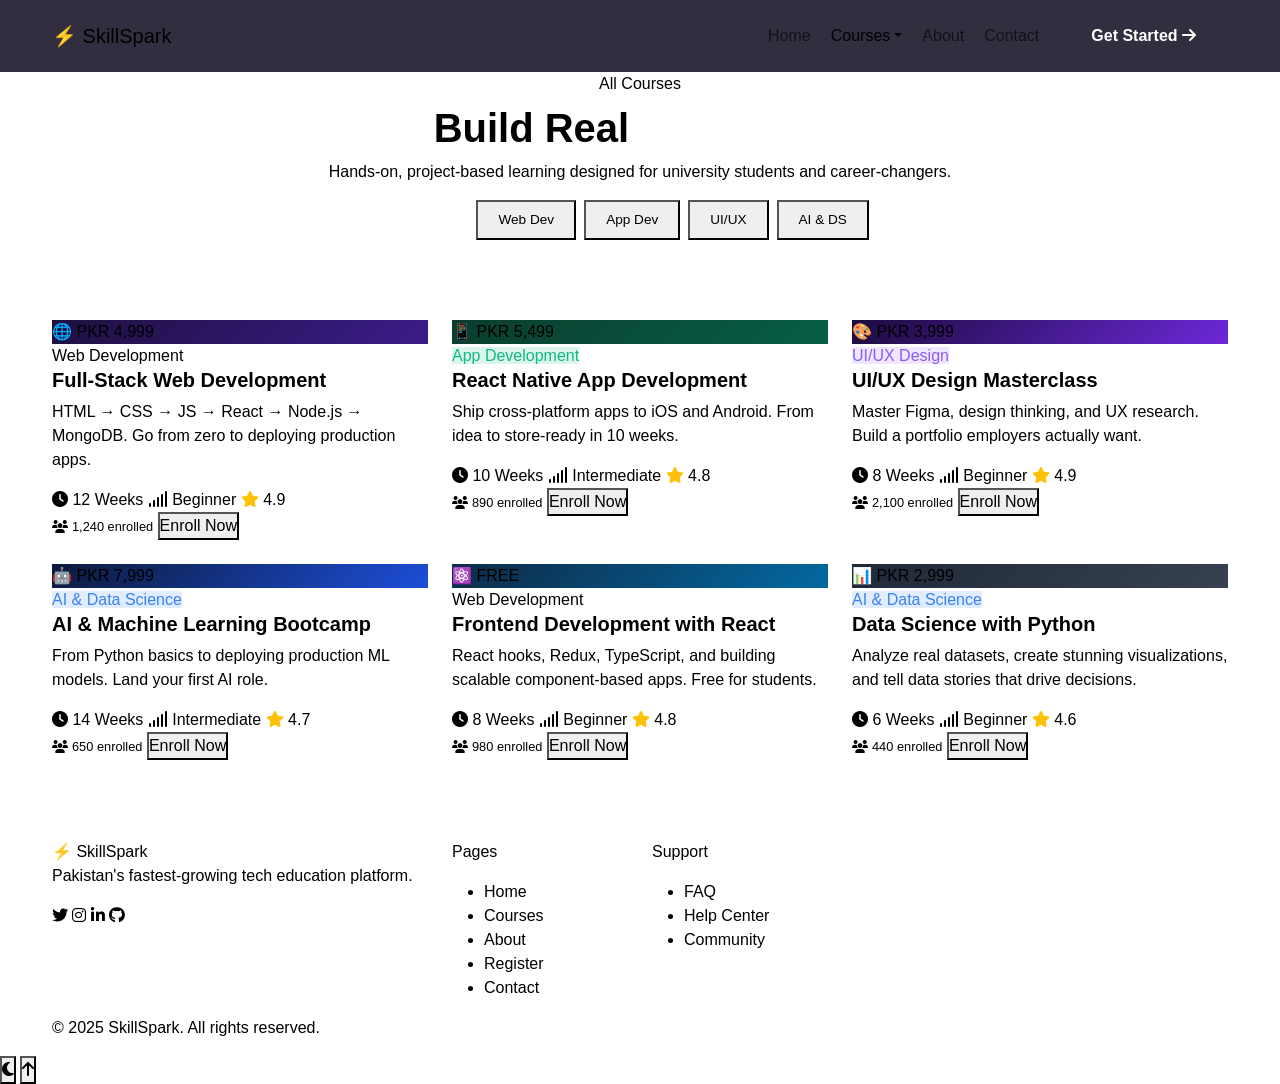
<file: SkillSpark/courses.html>
<!DOCTYPE html>
<html lang="en">
<head>
  <meta charset="UTF-8" />
  <meta name="viewport" content="width=device-width, initial-scale=1.0" />
  <title>Courses – SkillSpark</title>
  <link rel="stylesheet" href="https://cdn.jsdelivr.net/npm/bootstrap@5.3.3/dist/css/bootstrap.min.css" />
  <link rel="stylesheet" href="https://cdnjs.cloudflare.com/ajax/libs/font-awesome/6.5.0/css/all.min.css" />
  <link rel="stylesheet" href="css/style.css" />
</head>
<body>

<!-- NAVBAR -->
<nav class="navbar navbar-expand-lg">
  <div class="container">
    <a class="navbar-brand" href="index.html">⚡ SkillSpark</a>
    <button class="navbar-toggler" type="button" data-bs-toggle="collapse" data-bs-target="#navbarMain">
      <span class="navbar-toggler-icon"></span>
    </button>
    <div class="collapse navbar-collapse" id="navbarMain">
      <ul class="navbar-nav ms-auto align-items-lg-center gap-1">
        <li class="nav-item"><a class="nav-link" href="index.html">Home</a></li>
        <li class="nav-item dropdown">
          <a class="nav-link dropdown-toggle active" href="#" data-bs-toggle="dropdown">Courses</a>
          <ul class="dropdown-menu">
            <li><a class="dropdown-item" href="courses.html"><i class="fa-brands fa-html5 me-2 text-warning"></i>Web Development</a></li>
            <li><a class="dropdown-item" href="courses.html"><i class="fa-brands fa-android me-2 text-success"></i>App Development</a></li>
            <li><a class="dropdown-item" href="courses.html"><i class="fa-solid fa-pen-ruler me-2" style="color:var(--secondary)"></i>UI/UX Design</a></li>
            <li><a class="dropdown-item" href="courses.html"><i class="fa-solid fa-robot me-2" style="color:var(--primary)"></i>AI & Data Science</a></li>
          </ul>
        </li>
        <li class="nav-item"><a class="nav-link" href="about.html">About</a></li>
        <li class="nav-item"><a class="nav-link" href="contact.html">Contact</a></li>
        <li class="nav-item ms-lg-2">
          <a href="register.html" class="btn-primary-custom">Get Started <i class="fa-solid fa-arrow-right"></i></a>
        </li>
      </ul>
    </div>
  </div>
</nav>

<!-- PAGE HEADER -->
<section class="page-header">
  <div class="container text-center">
    <div class="section-badge">All Courses</div>
    <h1 class="section-title mt-2">Build Real <span class="text-gradient">Tech Skills</span></h1>
    <p class="section-subtitle">Hands-on, project-based learning designed for university students and career-changers.</p>
    <!-- Filter Buttons -->
    <div class="d-flex flex-wrap gap-2 justify-content-center mt-3">
      <button class="btn-primary-custom filter-btn active" data-filter="all" style="padding:0.5rem 1.25rem;font-size:0.85rem;">All</button>
      <button class="btn-outline-custom filter-btn" data-filter="web" style="padding:0.5rem 1.25rem;font-size:0.85rem;">Web Dev</button>
      <button class="btn-outline-custom filter-btn" data-filter="app" style="padding:0.5rem 1.25rem;font-size:0.85rem;">App Dev</button>
      <button class="btn-outline-custom filter-btn" data-filter="design" style="padding:0.5rem 1.25rem;font-size:0.85rem;">UI/UX</button>
      <button class="btn-outline-custom filter-btn" data-filter="ai" style="padding:0.5rem 1.25rem;font-size:0.85rem;">AI & DS</button>
    </div>
  </div>
</section>

<!-- COURSES GRID -->
<section class="section">
  <div class="container">
    <div class="row g-4" id="coursesGrid">

      <!-- Course 1 -->
      <div class="col-sm-12 col-md-6 col-lg-4" data-aos="fade-up" data-category="web">
        <div class="course-card" data-bs-toggle="modal" data-bs-target="#courseModal"
             data-title="Full-Stack Web Development"
             data-desc="Master the complete web stack from HTML/CSS to React, Node.js, and databases. Build 5 real-world projects including an e-commerce site."
             data-duration="12 Weeks" data-level="Beginner to Pro" data-rating="4.9" data-students="1,240"
             data-price="PKR 4,999" data-topics="HTML5, CSS3, JavaScript, React, Node.js, MongoDB, REST APIs, Deployment">
          <div class="course-card-thumb" style="background:linear-gradient(135deg,#1e1040,#3b1d8a);">
            <span style="position:relative;z-index:2;">🌐</span>
            <span class="price-badge">PKR 4,999</span>
          </div>
          <div class="course-card-body">
            <span class="course-tag">Web Development</span>
            <h5>Full-Stack Web Development</h5>
            <p>HTML → CSS → JS → React → Node.js → MongoDB. Go from zero to deploying production apps.</p>
            <div class="course-meta">
              <span><i class="fa-solid fa-clock"></i> 12 Weeks</span>
              <span><i class="fa-solid fa-signal"></i> Beginner</span>
              <span><i class="fa-solid fa-star text-warning"></i> 4.9</span>
            </div>
          </div>
          <div class="course-card-footer">
            <span style="font-size:0.8rem;color:var(--text-muted);"><i class="fa-solid fa-users me-1"></i>1,240 enrolled</span>
            <button class="btn-accent">Enroll Now</button>
          </div>
        </div>
      </div>

      <!-- Course 2 -->
      <div class="col-sm-12 col-md-6 col-lg-4" data-aos="fade-up" data-aos-delay="100" data-category="app">
        <div class="course-card" data-bs-toggle="modal" data-bs-target="#courseModal"
             data-title="React Native App Development"
             data-desc="Build cross-platform mobile apps for iOS and Android using React Native. Deploy to the App Store and Google Play."
             data-duration="10 Weeks" data-level="Intermediate" data-rating="4.8" data-students="890"
             data-price="PKR 5,499" data-topics="React Native, Expo, Navigation, Firebase, REST APIs, App Store Deployment">
          <div class="course-card-thumb" style="background:linear-gradient(135deg,#0b3d2e,#065f46);">
            <span style="position:relative;z-index:2;">📱</span>
            <span class="price-badge">PKR 5,499</span>
          </div>
          <div class="course-card-body">
            <span class="course-tag" style="background:rgba(16,185,129,0.15);color:#10B981;">App Development</span>
            <h5>React Native App Development</h5>
            <p>Ship cross-platform apps to iOS and Android. From idea to store-ready in 10 weeks.</p>
            <div class="course-meta">
              <span><i class="fa-solid fa-clock"></i> 10 Weeks</span>
              <span><i class="fa-solid fa-signal"></i> Intermediate</span>
              <span><i class="fa-solid fa-star text-warning"></i> 4.8</span>
            </div>
          </div>
          <div class="course-card-footer">
            <span style="font-size:0.8rem;color:var(--text-muted);"><i class="fa-solid fa-users me-1"></i>890 enrolled</span>
            <button class="btn-accent">Enroll Now</button>
          </div>
        </div>
      </div>

      <!-- Course 3 -->
      <div class="col-sm-12 col-md-6 col-lg-4" data-aos="fade-up" data-aos-delay="200" data-category="design">
        <div class="course-card" data-bs-toggle="modal" data-bs-target="#courseModal"
             data-title="UI/UX Design Masterclass"
             data-desc="Learn Figma, design systems, user research, and prototyping. Build a portfolio of 8 case studies that impress top employers."
             data-duration="8 Weeks" data-level="Beginner" data-rating="4.9" data-students="2,100"
             data-price="PKR 3,999" data-topics="Figma, Wireframing, Prototyping, Design Systems, User Research, Accessibility">
          <div class="course-card-thumb" style="background:linear-gradient(135deg,#1a0b3d,#6d28d9);">
            <span style="position:relative;z-index:2;">🎨</span>
            <span class="price-badge">PKR 3,999</span>
          </div>
          <div class="course-card-body">
            <span class="course-tag" style="background:rgba(139,92,246,0.15);color:#8B5CF6;">UI/UX Design</span>
            <h5>UI/UX Design Masterclass</h5>
            <p>Master Figma, design thinking, and UX research. Build a portfolio employers actually want.</p>
            <div class="course-meta">
              <span><i class="fa-solid fa-clock"></i> 8 Weeks</span>
              <span><i class="fa-solid fa-signal"></i> Beginner</span>
              <span><i class="fa-solid fa-star text-warning"></i> 4.9</span>
            </div>
          </div>
          <div class="course-card-footer">
            <span style="font-size:0.8rem;color:var(--text-muted);"><i class="fa-solid fa-users me-1"></i>2,100 enrolled</span>
            <button class="btn-accent">Enroll Now</button>
          </div>
        </div>
      </div>

      <!-- Course 4 -->
      <div class="col-sm-12 col-md-6 col-lg-4" data-aos="fade-up" data-aos-delay="300" data-category="ai">
        <div class="course-card" data-bs-toggle="modal" data-bs-target="#courseModal"
             data-title="AI & Machine Learning Bootcamp"
             data-desc="Python, NumPy, Pandas, Scikit-Learn, TensorFlow. Build 4 real ML projects including a sentiment analyzer and image classifier."
             data-duration="14 Weeks" data-level="Intermediate" data-rating="4.7" data-students="650"
             data-price="PKR 7,999" data-topics="Python, NumPy, Pandas, Scikit-Learn, TensorFlow, NLP, Computer Vision, Model Deployment">
          <div class="course-card-thumb" style="background:linear-gradient(135deg,#0c1a3a,#1d4ed8);">
            <span style="position:relative;z-index:2;">🤖</span>
            <span class="price-badge">PKR 7,999</span>
          </div>
          <div class="course-card-body">
            <span class="course-tag" style="background:rgba(59,130,246,0.15);color:#3B82F6;">AI & Data Science</span>
            <h5>AI & Machine Learning Bootcamp</h5>
            <p>From Python basics to deploying production ML models. Land your first AI role.</p>
            <div class="course-meta">
              <span><i class="fa-solid fa-clock"></i> 14 Weeks</span>
              <span><i class="fa-solid fa-signal"></i> Intermediate</span>
              <span><i class="fa-solid fa-star text-warning"></i> 4.7</span>
            </div>
          </div>
          <div class="course-card-footer">
            <span style="font-size:0.8rem;color:var(--text-muted);"><i class="fa-solid fa-users me-1"></i>650 enrolled</span>
            <button class="btn-accent">Enroll Now</button>
          </div>
        </div>
      </div>

      <!-- Course 5 -->
      <div class="col-sm-12 col-md-6 col-lg-4" data-aos="fade-up" data-aos-delay="400" data-category="web">
        <div class="course-card" data-bs-toggle="modal" data-bs-target="#courseModal"
             data-title="Frontend Development with React"
             data-desc="Deep dive into React, hooks, state management with Redux, TypeScript, and building scalable component libraries."
             data-duration="8 Weeks" data-level="Beginner" data-rating="4.8" data-students="980"
             data-price="Free" data-topics="React, Hooks, Context API, Redux, TypeScript, Tailwind CSS, Testing">
          <div class="course-card-thumb" style="background:linear-gradient(135deg,#0e2a47,#0369a1);">
            <span style="position:relative;z-index:2;">⚛️</span>
            <span class="price-badge free">FREE</span>
          </div>
          <div class="course-card-body">
            <span class="course-tag">Web Development</span>
            <h5>Frontend Development with React</h5>
            <p>React hooks, Redux, TypeScript, and building scalable component-based apps. Free for students.</p>
            <div class="course-meta">
              <span><i class="fa-solid fa-clock"></i> 8 Weeks</span>
              <span><i class="fa-solid fa-signal"></i> Beginner</span>
              <span><i class="fa-solid fa-star text-warning"></i> 4.8</span>
            </div>
          </div>
          <div class="course-card-footer">
            <span style="font-size:0.8rem;color:var(--text-muted);"><i class="fa-solid fa-users me-1"></i>980 enrolled</span>
            <button class="btn-accent">Enroll Now</button>
          </div>
        </div>
      </div>

      <!-- Course 6 -->
      <div class="col-sm-12 col-md-6 col-lg-4" data-aos="fade-up" data-aos-delay="500" data-category="ai">
        <div class="course-card" data-bs-toggle="modal" data-bs-target="#courseModal"
             data-title="Data Science with Python"
             data-desc="Learn data analysis, visualization, statistics, and storytelling with real-world datasets. Build a data portfolio for your CV."
             data-duration="6 Weeks" data-level="Beginner" data-rating="4.6" data-students="440"
             data-price="PKR 2,999" data-topics="Python, Pandas, Matplotlib, Seaborn, SQL, Tableau, Statistics, Data Cleaning">
          <div class="course-card-thumb" style="background:linear-gradient(135deg,#1f2937,#374151);">
            <span style="position:relative;z-index:2;">📊</span>
            <span class="price-badge">PKR 2,999</span>
          </div>
          <div class="course-card-body">
            <span class="course-tag" style="background:rgba(59,130,246,0.15);color:#3B82F6;">AI & Data Science</span>
            <h5>Data Science with Python</h5>
            <p>Analyze real datasets, create stunning visualizations, and tell data stories that drive decisions.</p>
            <div class="course-meta">
              <span><i class="fa-solid fa-clock"></i> 6 Weeks</span>
              <span><i class="fa-solid fa-signal"></i> Beginner</span>
              <span><i class="fa-solid fa-star text-warning"></i> 4.6</span>
            </div>
          </div>
          <div class="course-card-footer">
            <span style="font-size:0.8rem;color:var(--text-muted);"><i class="fa-solid fa-users me-1"></i>440 enrolled</span>
            <button class="btn-accent">Enroll Now</button>
          </div>
        </div>
      </div>

    </div><!-- /row -->
  </div>
</section>

<!-- ══════════════════════ COURSE MODAL ══════════════════════ -->
<div class="modal fade" id="courseModal" tabindex="-1">
  <div class="modal-dialog modal-lg modal-dialog-centered modal-dialog-scrollable">
    <div class="modal-content">
      <div class="modal-header">
        <h5 class="modal-title" id="modalTitle" style="font-family:'Syne',sans-serif;font-weight:700;"></h5>
        <button type="button" class="btn-close" data-bs-dismiss="modal"></button>
      </div>
      <div class="modal-body p-4">
        <div class="row g-4">
          <div class="col-md-8">
            <p style="color:var(--text-muted);line-height:1.8;" id="modalDesc"></p>
            <h6 style="font-family:'Syne',sans-serif;margin:1.5rem 0 0.75rem;">Topics Covered</h6>
            <div id="modalTopics" class="d-flex flex-wrap gap-2"></div>
          </div>
          <div class="col-md-4">
            <div style="background:var(--dark-3);border:1px solid var(--border);border-radius:var(--radius-sm);padding:1.25rem;">
              <div class="mb-3">
                <div style="font-size:0.75rem;color:var(--text-muted);">Duration</div>
                <div style="font-weight:600;" id="modalDuration"></div>
              </div>
              <div class="mb-3">
                <div style="font-size:0.75rem;color:var(--text-muted);">Level</div>
                <div style="font-weight:600;" id="modalLevel"></div>
              </div>
              <div class="mb-3">
                <div style="font-size:0.75rem;color:var(--text-muted);">Rating</div>
                <div style="font-weight:600;color:var(--accent);" id="modalRating"></div>
              </div>
              <div class="mb-3">
                <div style="font-size:0.75rem;color:var(--text-muted);">Students</div>
                <div style="font-weight:600;" id="modalStudents"></div>
              </div>
              <div style="font-size:1.5rem;font-family:'Syne',sans-serif;font-weight:800;color:var(--primary);margin-bottom:1rem;" id="modalPrice"></div>
            </div>
          </div>
        </div>
      </div>
      <div class="modal-footer">
        <button type="button" class="btn-outline-custom" data-bs-dismiss="modal" style="padding:0.6rem 1.5rem;">Close</button>
        <a href="register.html" class="btn-primary-custom">
          <i class="fa-solid fa-graduation-cap"></i> Enroll Now
        </a>
      </div>
    </div>
  </div>
</div>

<!-- FOOTER -->
<footer>
  <div class="container">
    <div class="row gy-4">
      <div class="col-sm-12 col-md-6 col-lg-4">
        <div class="footer-brand">⚡ SkillSpark</div>
        <p class="footer-tagline">Pakistan's fastest-growing tech education platform.</p>
        <div class="social-links">
          <a href="#" class="social-btn"><i class="fab fa-twitter"></i></a>
          <a href="#" class="social-btn"><i class="fab fa-instagram"></i></a>
          <a href="#" class="social-btn"><i class="fab fa-linkedin-in"></i></a>
          <a href="#" class="social-btn"><i class="fab fa-github"></i></a>
        </div>
      </div>
      <div class="col-sm-6 col-md-3 col-lg-2">
        <p class="footer-title">Pages</p>
        <ul class="footer-links">
          <li><a href="index.html">Home</a></li>
          <li><a href="courses.html">Courses</a></li>
          <li><a href="about.html">About</a></li>
          <li><a href="register.html">Register</a></li>
          <li><a href="contact.html">Contact</a></li>
        </ul>
      </div>
      <div class="col-sm-6 col-md-3 col-lg-2">
        <p class="footer-title">Support</p>
        <ul class="footer-links">
          <li><a href="#">FAQ</a></li>
          <li><a href="#">Help Center</a></li>
          <li><a href="#">Community</a></li>
        </ul>
      </div>
    </div>
    <div class="footer-bottom">
      <p>© 2025 SkillSpark. All rights reserved.</p>
    </div>
  </div>
</footer>

<button class="dark-mode-toggle" id="darkModeToggle" title="Toggle theme">
  <i class="fa-solid fa-moon" id="darkModeIcon"></i>
</button>
<button class="scroll-top" id="scrollTop" onclick="window.scrollTo({top:0,behavior:'smooth'})">
  <i class="fa-solid fa-arrow-up"></i>
</button>

<script src="https://cdn.jsdelivr.net/npm/bootstrap@5.3.3/dist/js/bootstrap.bundle.min.js"></script>
<script>
// AOS
const observer = new IntersectionObserver(e => e.forEach(x => { if (x.isIntersecting) x.target.classList.add('aos-animate'); }), { threshold: 0.1 });
document.querySelectorAll('[data-aos]').forEach(el => observer.observe(el));

// Scroll top
window.addEventListener('scroll', () => document.getElementById('scrollTop').classList.toggle('visible', window.scrollY > 300));

// Dark mode
const toggle = document.getElementById('darkModeToggle');
const icon   = document.getElementById('darkModeIcon');
let isLight  = localStorage.getItem('theme') === 'light';
function applyTheme() {
  document.body.classList.toggle('light-mode', isLight);
  icon.className = isLight ? 'fa-solid fa-sun' : 'fa-solid fa-moon';
}
applyTheme();
toggle.addEventListener('click', () => { isLight = !isLight; localStorage.setItem('theme', isLight ? 'light' : 'dark'); applyTheme(); });

// Modal population
document.getElementById('courseModal').addEventListener('show.bs.modal', (e) => {
  const card = e.relatedTarget.closest('.course-card');
  document.getElementById('modalTitle').textContent    = card.dataset.title;
  document.getElementById('modalDesc').textContent     = card.dataset.desc;
  document.getElementById('modalDuration').textContent = card.dataset.duration;
  document.getElementById('modalLevel').textContent    = card.dataset.level;
  document.getElementById('modalRating').textContent   = '⭐ ' + card.dataset.rating + ' / 5.0';
  document.getElementById('modalStudents').textContent = card.dataset.students + ' students';
  document.getElementById('modalPrice').textContent    = card.dataset.price;
  const topicsEl = document.getElementById('modalTopics');
  topicsEl.innerHTML = '';
  card.dataset.topics.split(',').forEach(t => {
    topicsEl.innerHTML += `<span style="background:rgba(124,58,237,0.15);border:1px solid var(--border);color:var(--text-muted);padding:0.3rem 0.75rem;border-radius:50px;font-size:0.8rem;">${t.trim()}</span>`;
  });
});
</script>
</body>
</html>
</file>
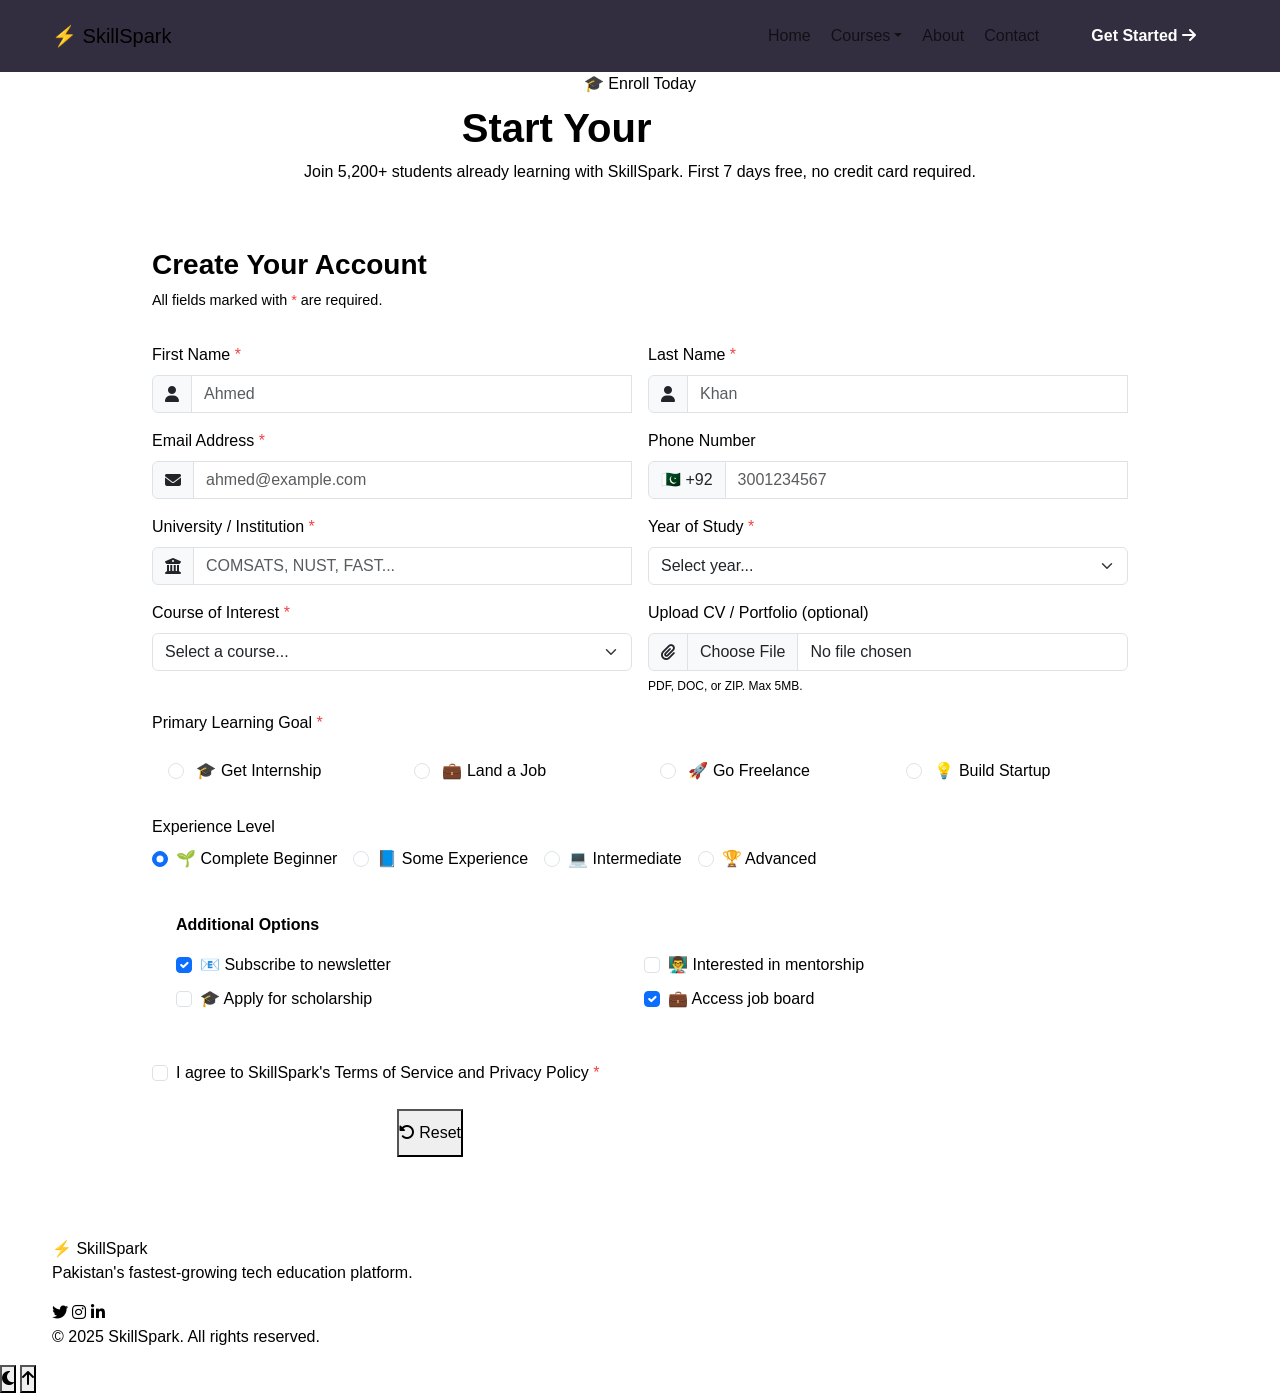
<file: SkillSpark/register.html>
<!DOCTYPE html>
<html lang="en">
<head>
  <meta charset="UTF-8" />
  <meta name="viewport" content="width=device-width, initial-scale=1.0" />
  <title>Register – SkillSpark</title>
  <link rel="stylesheet" href="https://cdn.jsdelivr.net/npm/bootstrap@5.3.3/dist/css/bootstrap.min.css" />
  <link rel="stylesheet" href="https://cdnjs.cloudflare.com/ajax/libs/font-awesome/6.5.0/css/all.min.css" />
  <link rel="stylesheet" href="css/style.css" />
</head>
<body>

<!-- NAVBAR -->
<nav class="navbar navbar-expand-lg">
  <div class="container">
    <a class="navbar-brand" href="index.html">⚡ SkillSpark</a>
    <button class="navbar-toggler" type="button" data-bs-toggle="collapse" data-bs-target="#navbarMain">
      <span class="navbar-toggler-icon"></span>
    </button>
    <div class="collapse navbar-collapse" id="navbarMain">
      <ul class="navbar-nav ms-auto align-items-lg-center gap-1">
        <li class="nav-item"><a class="nav-link" href="index.html">Home</a></li>
        <li class="nav-item dropdown">
          <a class="nav-link dropdown-toggle" href="#" data-bs-toggle="dropdown">Courses</a>
          <ul class="dropdown-menu">
            <li><a class="dropdown-item" href="courses.html"><i class="fa-brands fa-html5 me-2 text-warning"></i>Web Development</a></li>
            <li><a class="dropdown-item" href="courses.html"><i class="fa-brands fa-android me-2 text-success"></i>App Development</a></li>
            <li><a class="dropdown-item" href="courses.html"><i class="fa-solid fa-pen-ruler me-2" style="color:var(--secondary)"></i>UI/UX Design</a></li>
            <li><a class="dropdown-item" href="courses.html"><i class="fa-solid fa-robot me-2" style="color:var(--primary)"></i>AI & Data Science</a></li>
          </ul>
        </li>
        <li class="nav-item"><a class="nav-link" href="about.html">About</a></li>
        <li class="nav-item"><a class="nav-link" href="contact.html">Contact</a></li>
        <li class="nav-item ms-lg-2">
          <a href="register.html" class="btn-primary-custom active">Get Started <i class="fa-solid fa-arrow-right"></i></a>
        </li>
      </ul>
    </div>
  </div>
</nav>

<!-- PAGE HEADER -->
<section class="page-header">
  <div class="container text-center">
    <div class="section-badge">🎓 Enroll Today</div>
    <h1 class="section-title mt-2">Start Your <span class="text-gradient">Journey</span></h1>
    <p class="section-subtitle">Join 5,200+ students already learning with SkillSpark. First 7 days free, no credit card required.</p>
  </div>
</section>

<!-- REGISTRATION FORM -->
<section class="section" style="padding-top:3rem;">
  <div class="container">

    <!-- Success Alert (hidden initially) -->
    <div class="alert-custom mb-4" id="successAlert" style="display:none;">
      <i class="fa-solid fa-circle-check fa-lg"></i>
      <div>
        <strong>Registration successful!</strong> Welcome to SkillSpark. Check your email for next steps. 🎉
      </div>
    </div>

    <div class="row justify-content-center">
      <div class="col-lg-10">
        <div class="form-card" data-aos="fade-up">
          <h3 style="font-family:'Syne',sans-serif;font-weight:800;margin-bottom:0.5rem;">Create Your Account</h3>
          <p style="color:var(--text-muted);font-size:0.9rem;margin-bottom:2rem;">All fields marked with <span style="color:#EF4444;">*</span> are required.</p>

          <form id="registerForm" novalidate>

            <!-- Row 1: First & Last Name -->
            <div class="row g-3 mb-3">
              <div class="col-sm-12 col-md-6">
                <label class="form-label">First Name <span style="color:#EF4444;">*</span></label>
                <div class="input-group">
                  <span class="input-group-text"><i class="fa-solid fa-user"></i></span>
                  <input type="text" class="form-control" id="firstName" placeholder="Ahmed" required minlength="2" />
                  <div class="valid-feedback">Looks good!</div>
                  <div class="invalid-feedback">Please enter your first name (min 2 characters).</div>
                </div>
              </div>
              <div class="col-sm-12 col-md-6">
                <label class="form-label">Last Name <span style="color:#EF4444;">*</span></label>
                <div class="input-group">
                  <span class="input-group-text"><i class="fa-solid fa-user"></i></span>
                  <input type="text" class="form-control" id="lastName" placeholder="Khan" required minlength="2" />
                  <div class="valid-feedback">Looks good!</div>
                  <div class="invalid-feedback">Please enter your last name.</div>
                </div>
              </div>
            </div>

            <!-- Row 2: Email & Phone -->
            <div class="row g-3 mb-3">
              <div class="col-sm-12 col-md-6">
                <label class="form-label">Email Address <span style="color:#EF4444;">*</span></label>
                <div class="input-group">
                  <span class="input-group-text"><i class="fa-solid fa-envelope"></i></span>
                  <input type="email" class="form-control" id="email" placeholder="ahmed@example.com" required />
                  <div class="valid-feedback">Valid email!</div>
                  <div class="invalid-feedback">Please enter a valid email address.</div>
                </div>
              </div>
              <div class="col-sm-12 col-md-6">
                <label class="form-label">Phone Number</label>
                <div class="input-group">
                  <span class="input-group-text">🇵🇰 +92</span>
                  <input type="tel" class="form-control" id="phone" placeholder="3001234567" pattern="[0-9]{10}" />
                  <div class="invalid-feedback">Enter a valid 10-digit number.</div>
                </div>
              </div>
            </div>

            <!-- Row 3: University & Year -->
            <div class="row g-3 mb-3">
              <div class="col-sm-12 col-md-6">
                <label class="form-label">University / Institution <span style="color:#EF4444;">*</span></label>
                <div class="input-group">
                  <span class="input-group-text"><i class="fa-solid fa-building-columns"></i></span>
                  <input type="text" class="form-control" id="university" placeholder="COMSATS, NUST, FAST..." required />
                  <div class="valid-feedback">Great!</div>
                  <div class="invalid-feedback">Please enter your institution.</div>
                </div>
              </div>
              <div class="col-sm-12 col-md-6">
                <label class="form-label">Year of Study <span style="color:#EF4444;">*</span></label>
                <select class="form-select" id="yearOfStudy" required>
                  <option value="" disabled selected>Select year...</option>
                  <option value="1">1st Year</option>
                  <option value="2">2nd Year</option>
                  <option value="3">3rd Year</option>
                  <option value="4">4th Year</option>
                  <option value="grad">Graduate</option>
                  <option value="working">Working Professional</option>
                </select>
                <div class="invalid-feedback">Please select your year of study.</div>
              </div>
            </div>

            <!-- Row 4: Course Selection -->
            <div class="row g-3 mb-3">
              <div class="col-sm-12 col-md-6">
                <label class="form-label">Course of Interest <span style="color:#EF4444;">*</span></label>
                <select class="form-select" id="courseSelect" required>
                  <option value="" disabled selected>Select a course...</option>
                  <option value="webdev">Full-Stack Web Development — PKR 4,999</option>
                  <option value="reactnative">React Native App Development — PKR 5,499</option>
                  <option value="uiux">UI/UX Design Masterclass — PKR 3,999</option>
                  <option value="aiml">AI & Machine Learning Bootcamp — PKR 7,999</option>
                  <option value="react">Frontend React (Free)</option>
                  <option value="datascience">Data Science with Python — PKR 2,999</option>
                </select>
                <div class="invalid-feedback">Please select a course.</div>
              </div>
              <div class="col-sm-12 col-md-6">
                <label class="form-label">Upload CV / Portfolio (optional)</label>
                <div class="input-group">
                  <span class="input-group-text"><i class="fa-solid fa-paperclip"></i></span>
                  <input type="file" class="form-control" id="cvUpload" accept=".pdf,.doc,.docx,.zip" />
                </div>
                <div style="font-size:0.75rem;color:var(--text-muted);margin-top:0.35rem;">PDF, DOC, or ZIP. Max 5MB.</div>
              </div>
            </div>

            <!-- Row 5: Learning goal (Radio) -->
            <div class="mb-3">
              <label class="form-label">Primary Learning Goal <span style="color:#EF4444;">*</span></label>
              <div class="row g-2" id="goalGroup">
                <div class="col-sm-6 col-md-3">
                  <div style="background:var(--dark-2);border:1px solid var(--border);border-radius:var(--radius-sm);padding:1rem;cursor:pointer;transition:all 0.3s;" class="goal-option" onclick="selectGoal(this,'internship')">
                    <input type="radio" name="goal" value="internship" class="form-check-input me-2" required />
                    <span>🎓 Get Internship</span>
                  </div>
                </div>
                <div class="col-sm-6 col-md-3">
                  <div style="background:var(--dark-2);border:1px solid var(--border);border-radius:var(--radius-sm);padding:1rem;cursor:pointer;transition:all 0.3s;" class="goal-option" onclick="selectGoal(this,'job')">
                    <input type="radio" name="goal" value="job" class="form-check-input me-2" />
                    <span>💼 Land a Job</span>
                  </div>
                </div>
                <div class="col-sm-6 col-md-3">
                  <div style="background:var(--dark-2);border:1px solid var(--border);border-radius:var(--radius-sm);padding:1rem;cursor:pointer;transition:all 0.3s;" class="goal-option" onclick="selectGoal(this,'freelance')">
                    <input type="radio" name="goal" value="freelance" class="form-check-input me-2" />
                    <span>🚀 Go Freelance</span>
                  </div>
                </div>
                <div class="col-sm-6 col-md-3">
                  <div style="background:var(--dark-2);border:1px solid var(--border);border-radius:var(--radius-sm);padding:1rem;cursor:pointer;transition:all 0.3s;" class="goal-option" onclick="selectGoal(this,'startup')">
                    <input type="radio" name="goal" value="startup" class="form-check-input me-2" />
                    <span>💡 Build Startup</span>
                  </div>
                </div>
              </div>
              <div id="goalError" style="color:#EF4444;font-size:0.8rem;margin-top:0.35rem;display:none;">Please select a learning goal.</div>
            </div>

            <!-- Row 6: Experience level -->
            <div class="mb-3">
              <label class="form-label">Experience Level</label>
              <div class="d-flex flex-wrap gap-3">
                <div class="form-check">
                  <input class="form-check-input" type="radio" name="experience" id="expBeginner" value="beginner" checked />
                  <label class="form-check-label" for="expBeginner">🌱 Complete Beginner</label>
                </div>
                <div class="form-check">
                  <input class="form-check-input" type="radio" name="experience" id="expSome" value="some" />
                  <label class="form-check-label" for="expSome">📘 Some Experience</label>
                </div>
                <div class="form-check">
                  <input class="form-check-input" type="radio" name="experience" id="expIntermediate" value="intermediate" />
                  <label class="form-check-label" for="expIntermediate">💻 Intermediate</label>
                </div>
                <div class="form-check">
                  <input class="form-check-input" type="radio" name="experience" id="expAdvanced" value="advanced" />
                  <label class="form-check-label" for="expAdvanced">🏆 Advanced</label>
                </div>
              </div>
            </div>

            <!-- Row 7: Checkboxes -->
            <div class="mb-4" style="background:var(--dark-2);border:1px solid var(--border);border-radius:var(--radius-sm);padding:1.5rem;">
              <p style="font-weight:600;margin-bottom:1rem;">Additional Options</p>
              <div class="row g-2">
                <div class="col-sm-6">
                  <div class="form-check">
                    <input class="form-check-input" type="checkbox" id="newsletter" checked />
                    <label class="form-check-label" for="newsletter">📧 Subscribe to newsletter</label>
                  </div>
                </div>
                <div class="col-sm-6">
                  <div class="form-check">
                    <input class="form-check-input" type="checkbox" id="mentorship" />
                    <label class="form-check-label" for="mentorship">👨‍🏫 Interested in mentorship</label>
                  </div>
                </div>
                <div class="col-sm-6">
                  <div class="form-check">
                    <input class="form-check-input" type="checkbox" id="scholarship" />
                    <label class="form-check-label" for="scholarship">🎓 Apply for scholarship</label>
                  </div>
                </div>
                <div class="col-sm-6">
                  <div class="form-check">
                    <input class="form-check-input" type="checkbox" id="jobBoard" checked />
                    <label class="form-check-label" for="jobBoard">💼 Access job board</label>
                  </div>
                </div>
              </div>
            </div>

            <!-- Terms checkbox -->
            <div class="mb-4">
              <div class="form-check">
                <input class="form-check-input" type="checkbox" id="terms" required />
                <label class="form-check-label" for="terms">
                  I agree to SkillSpark's <a href="#" style="color:var(--primary);">Terms of Service</a> and <a href="#" style="color:var(--primary);">Privacy Policy</a> <span style="color:#EF4444;">*</span>
                </label>
                <div class="invalid-feedback">You must agree to the terms to register.</div>
              </div>
            </div>

            <!-- Submit -->
            <div class="d-flex gap-3 flex-wrap">
              <button type="submit" class="btn-primary-custom" style="min-width:200px;">
                <i class="fa-solid fa-rocket"></i> Create My Account
              </button>
              <button type="reset" class="btn-outline-custom">
                <i class="fa-solid fa-rotate-left"></i> Reset
              </button>
            </div>

          </form>
        </div>
      </div>
    </div>
  </div>
</section>

<!-- FOOTER -->
<footer>
  <div class="container">
    <div class="row gy-4">
      <div class="col-sm-12 col-md-6 col-lg-4">
        <div class="footer-brand">⚡ SkillSpark</div>
        <p class="footer-tagline">Pakistan's fastest-growing tech education platform.</p>
        <div class="social-links">
          <a href="#" class="social-btn"><i class="fab fa-twitter"></i></a>
          <a href="#" class="social-btn"><i class="fab fa-instagram"></i></a>
          <a href="#" class="social-btn"><i class="fab fa-linkedin-in"></i></a>
        </div>
      </div>
    </div>
    <div class="footer-bottom">
      <p>© 2025 SkillSpark. All rights reserved.</p>
    </div>
  </div>
</footer>

<button class="dark-mode-toggle" id="darkModeToggle"><i class="fa-solid fa-moon" id="darkModeIcon"></i></button>
<button class="scroll-top" id="scrollTop" onclick="window.scrollTo({top:0,behavior:'smooth'})"><i class="fa-solid fa-arrow-up"></i></button>

<script src="https://cdn.jsdelivr.net/npm/bootstrap@5.3.3/dist/js/bootstrap.bundle.min.js"></script>
<script>
// AOS
const observer = new IntersectionObserver(e => e.forEach(x => { if (x.isIntersecting) x.target.classList.add('aos-animate'); }), { threshold: 0.1 });
document.querySelectorAll('[data-aos]').forEach(el => observer.observe(el));

// Scroll top
window.addEventListener('scroll', () => document.getElementById('scrollTop').classList.toggle('visible', window.scrollY > 300));

// Dark mode
const toggle = document.getElementById('darkModeToggle');
const icon   = document.getElementById('darkModeIcon');
let isLight  = localStorage.getItem('theme') === 'light';
function applyTheme() { document.body.classList.toggle('light-mode', isLight); icon.className = isLight ? 'fa-solid fa-sun' : 'fa-solid fa-moon'; }
applyTheme();
toggle.addEventListener('click', () => { isLight = !isLight; localStorage.setItem('theme', isLight ? 'light' : 'dark'); applyTheme(); });

// Goal selection
function selectGoal(el, val) {
  document.querySelectorAll('.goal-option').forEach(o => o.style.borderColor = 'var(--border)');
  el.style.borderColor = 'var(--primary)';
  el.style.background = 'rgba(124,58,237,0.1)';
  el.querySelector('input[type=radio]').checked = true;
  document.getElementById('goalError').style.display = 'none';
}

// Live validation
function validateField(el) {
  if (el.checkValidity()) {
    el.classList.add('is-valid');
    el.classList.remove('is-invalid');
  } else {
    el.classList.add('is-invalid');
    el.classList.remove('is-valid');
  }
}

document.querySelectorAll('.form-control, .form-select').forEach(el => {
  el.addEventListener('blur', () => validateField(el));
  el.addEventListener('input', () => { if (el.classList.contains('is-invalid')) validateField(el); });
});

// Form Submit
document.getElementById('registerForm').addEventListener('submit', function(e) {
  e.preventDefault();
  const goalChecked = document.querySelector('input[name="goal"]:checked');
  if (!goalChecked) { document.getElementById('goalError').style.display = 'block'; }

  let valid = true;
  this.querySelectorAll('[required]').forEach(el => {
    validateField(el);
    if (!el.checkValidity()) valid = false;
  });

  if (valid && goalChecked) {
    document.getElementById('successAlert').style.display = 'flex';
    window.scrollTo({ top: 0, behavior: 'smooth' });
    this.reset();
    document.querySelectorAll('.goal-option').forEach(o => { o.style.borderColor = 'var(--border)'; o.style.background = ''; });
    document.querySelectorAll('.is-valid, .is-invalid').forEach(el => { el.classList.remove('is-valid','is-invalid'); });
    setTimeout(() => document.getElementById('successAlert').style.display = 'none', 6000);
  }
});
</script>
</body>
</html>
</file>
<file: SkillSpark/css/style.css>
```css
/* ============================================
   SkillSpark – Learn. Build. Launch.
   Optimized CSS Stylesheet
   ============================================ */

/* NOTE:
   Move Google Fonts import to HTML <head> for performance
*/

/* ── CSS Variables ── */
:root {
  --primary:     #7C3AED;
  --primary-dark:#5B21B6;
  --accent:      #F59E0B;
  --accent-dark: #D97706;
  --secondary:   #06B6D4;
  --dark:        #0F0A1E;
  --dark-2:      #1A1133;
  --dark-3:      #251A42;
  --text:        #E2D9F3;
  --text-muted:  #9B8DC4;
  --card-bg:     #1E1540;
  --border:      rgba(124,58,237,0.25);
  --gradient-1:  linear-gradient(135deg, #7C3AED 0%, #06B6D4 100%);
  --gradient-2:  linear-gradient(135deg, #F59E0B 0%, #7C3AED 100%);
  --gradient-hero: linear-gradient(160deg, #0F0A1E 0%, #251A42 50%, #0F0A1E 100%);
  --shadow-glow: 0 0 40px rgba(124,58,237,0.3);
  --transition:  all 0.3s cubic-bezier(0.4, 0, 0.2, 1);
  --radius:      16px;
  --radius-sm:   10px;
}

/* ── Light Mode Overrides ── */
body.light-mode {
  --dark:    #F5F3FF;
  --dark-2:  #EDE9FE;
  --dark-3:  #DDD6FE;
  --text:    #1F1235;
  --text-muted: #6B4FA8;
  --card-bg: #FFFFFF;
  --border:  rgba(124,58,237,0.2);
  --gradient-hero: linear-gradient(160deg, #F5F3FF 0%, #EDE9FE 50%, #F5F3FF 100%);
}

/* ── Base ── */
*, *::before, *::after {
  box-sizing: border-box;
  margin: 0;
  padding: 0;
}

html {
  scroll-behavior: smooth;
}

html, body {
  overflow-x: clip;
}

body {
  font-family: 'DM Sans', sans-serif;
  background: var(--dark);
  color: var(--text);
  transition: background 0.4s, color 0.4s;
}

h1, h2, h3, h4, h5, h6 {
  font-family: 'Syne', sans-serif;
  font-weight: 700;
  color: var(--text);
}

a { text-decoration: none; color: inherit; }
img { max-width: 100%; }

/* ── Accessibility ── */
:focus-visible {
  outline: 2px solid var(--primary);
  outline-offset: 2px;
}

/* ── Scrollbar ── */
::-webkit-scrollbar { width: 6px; }
::-webkit-scrollbar-track { background: var(--dark); }
::-webkit-scrollbar-thumb {
  background: var(--primary);
  border-radius: 3px;
}

/* ── Utility ── */
.text-gradient {
  background: var(--gradient-1);
  -webkit-background-clip: text;
  -webkit-text-fill-color: transparent;
}

.text-accent { color: var(--accent); }
.bg-card     { background: var(--card-bg); }
.border-glow { border: 1px solid var(--border); }

/* ── Noise Overlay (optimized) ── */
body::before {
  content: '';
  position: fixed;
  inset: 0;
  pointer-events: none;
  z-index: 0;
  opacity: 0.2;
}

/* Disable on mobile */
@media (max-width: 768px) {
  body::before { display: none; }
}

/* ── Navbar ── */
.navbar {
  background: rgba(15,10,30,0.85);
  backdrop-filter: blur(20px);
  border-bottom: 1px solid var(--border);
  padding: 1rem 0;
  position: sticky;
  top: 0;
  z-index: 1000;
}

.light-mode .navbar {
  background: rgba(245,243,255,0.9);
}

.navbar-toggler-icon {
  background-image: var(--bs-navbar-toggler-icon-bg);
  filter: invert(1);
}

/* ── Buttons ── */
.btn-primary-custom {
  background: var(--gradient-1);
  color: #fff;
  border: none;
  padding: 0.75rem 2rem;
  border-radius: 50px;
  font-family: 'Syne', sans-serif;
  font-weight: 600;
  cursor: pointer;
  transition: var(--transition);
}

.btn-primary-custom:hover {
  transform: translateY(-2px);
  box-shadow: 0 8px 30px rgba(124,58,237,0.5);
}

/* ── Sections ── */
.section {
  padding: 5rem 0;
  position: relative;
  z-index: 1;
}

.container {
  max-width: 1200px;
}

/* ── Animations Optimized ── */
@keyframes float {
  0%, 100% { transform: translateY(0); }
  50% { transform: translateY(-20px); }
}

/* ── Reduced Motion Support ── */
@media (prefers-reduced-motion: reduce) {
  * {
    animation: none !important;
    transition: none !important;
  }
}

/* ── Responsive ── */
@media (max-width: 768px) {
  .section { padding: 3.5rem 0; }
}

@media (max-width: 576px) {
  .hero-title { font-size: 2.2rem; }
}
```
</file>
